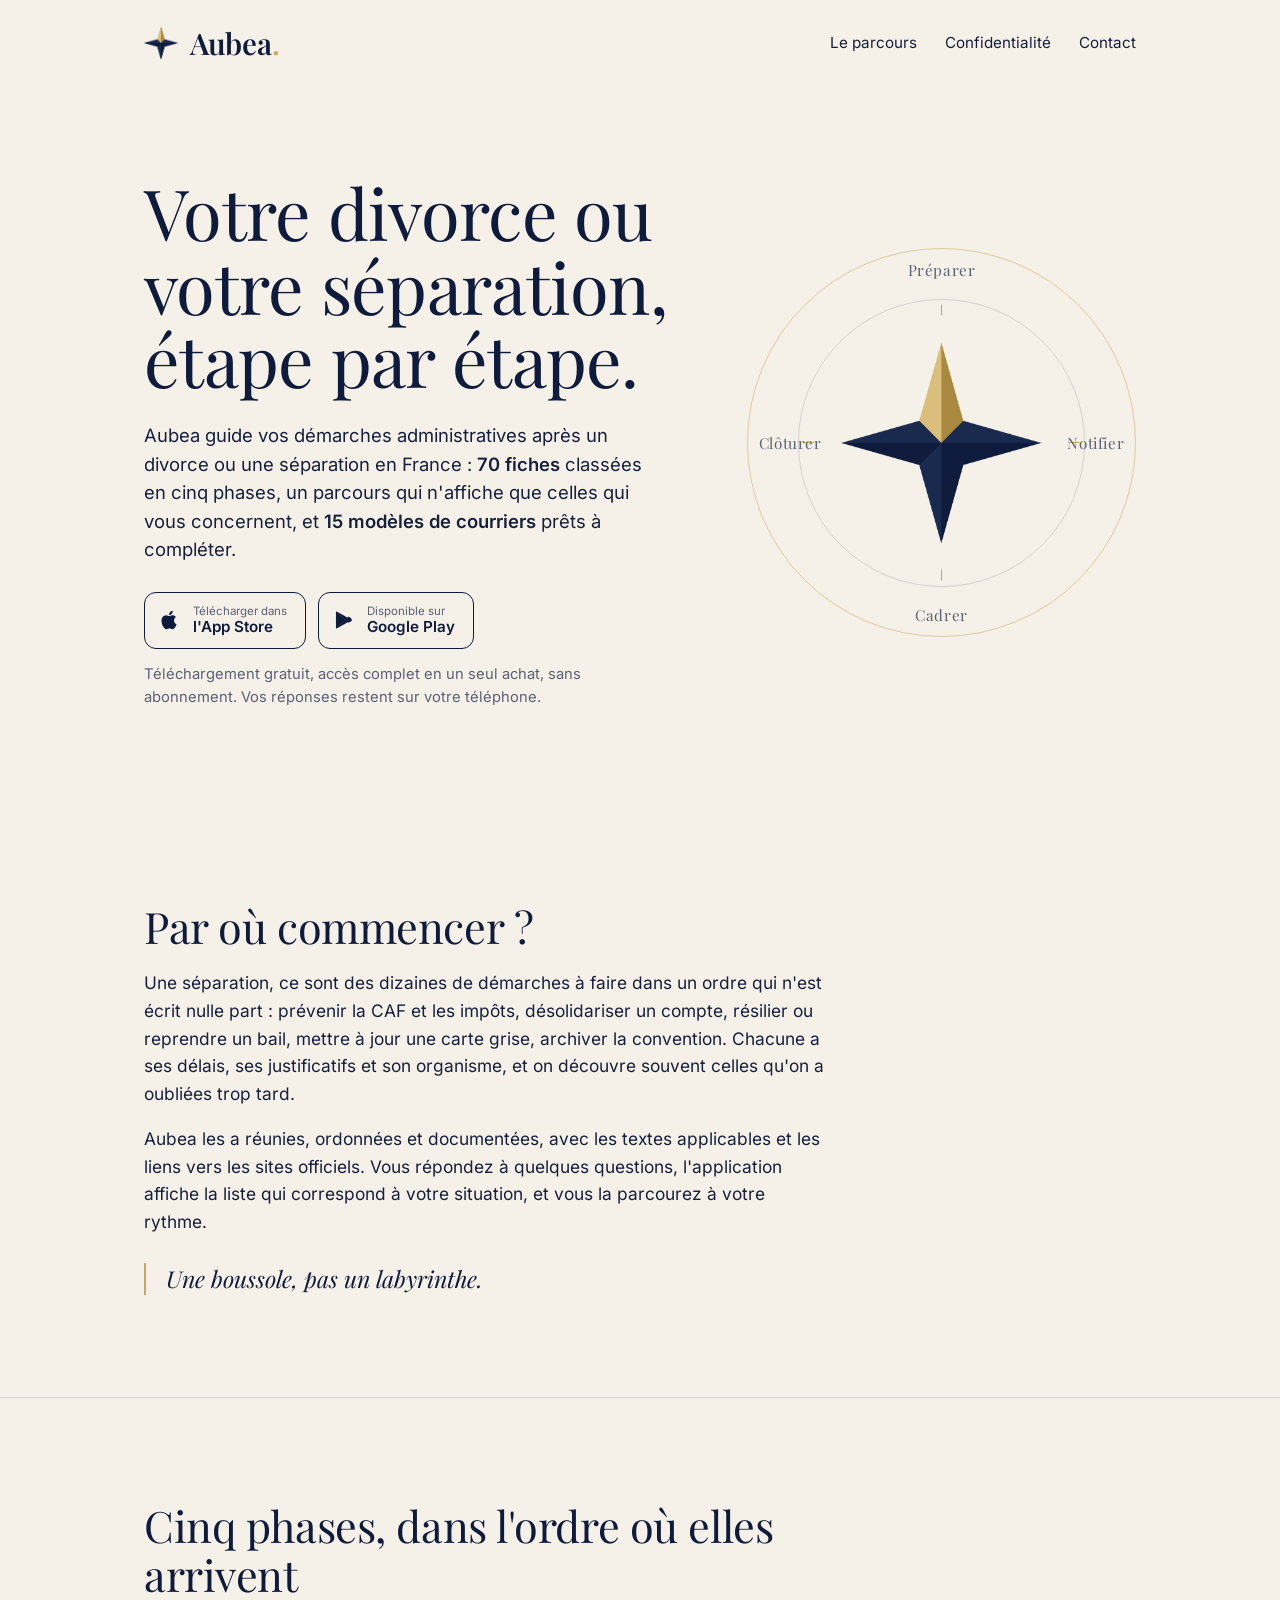
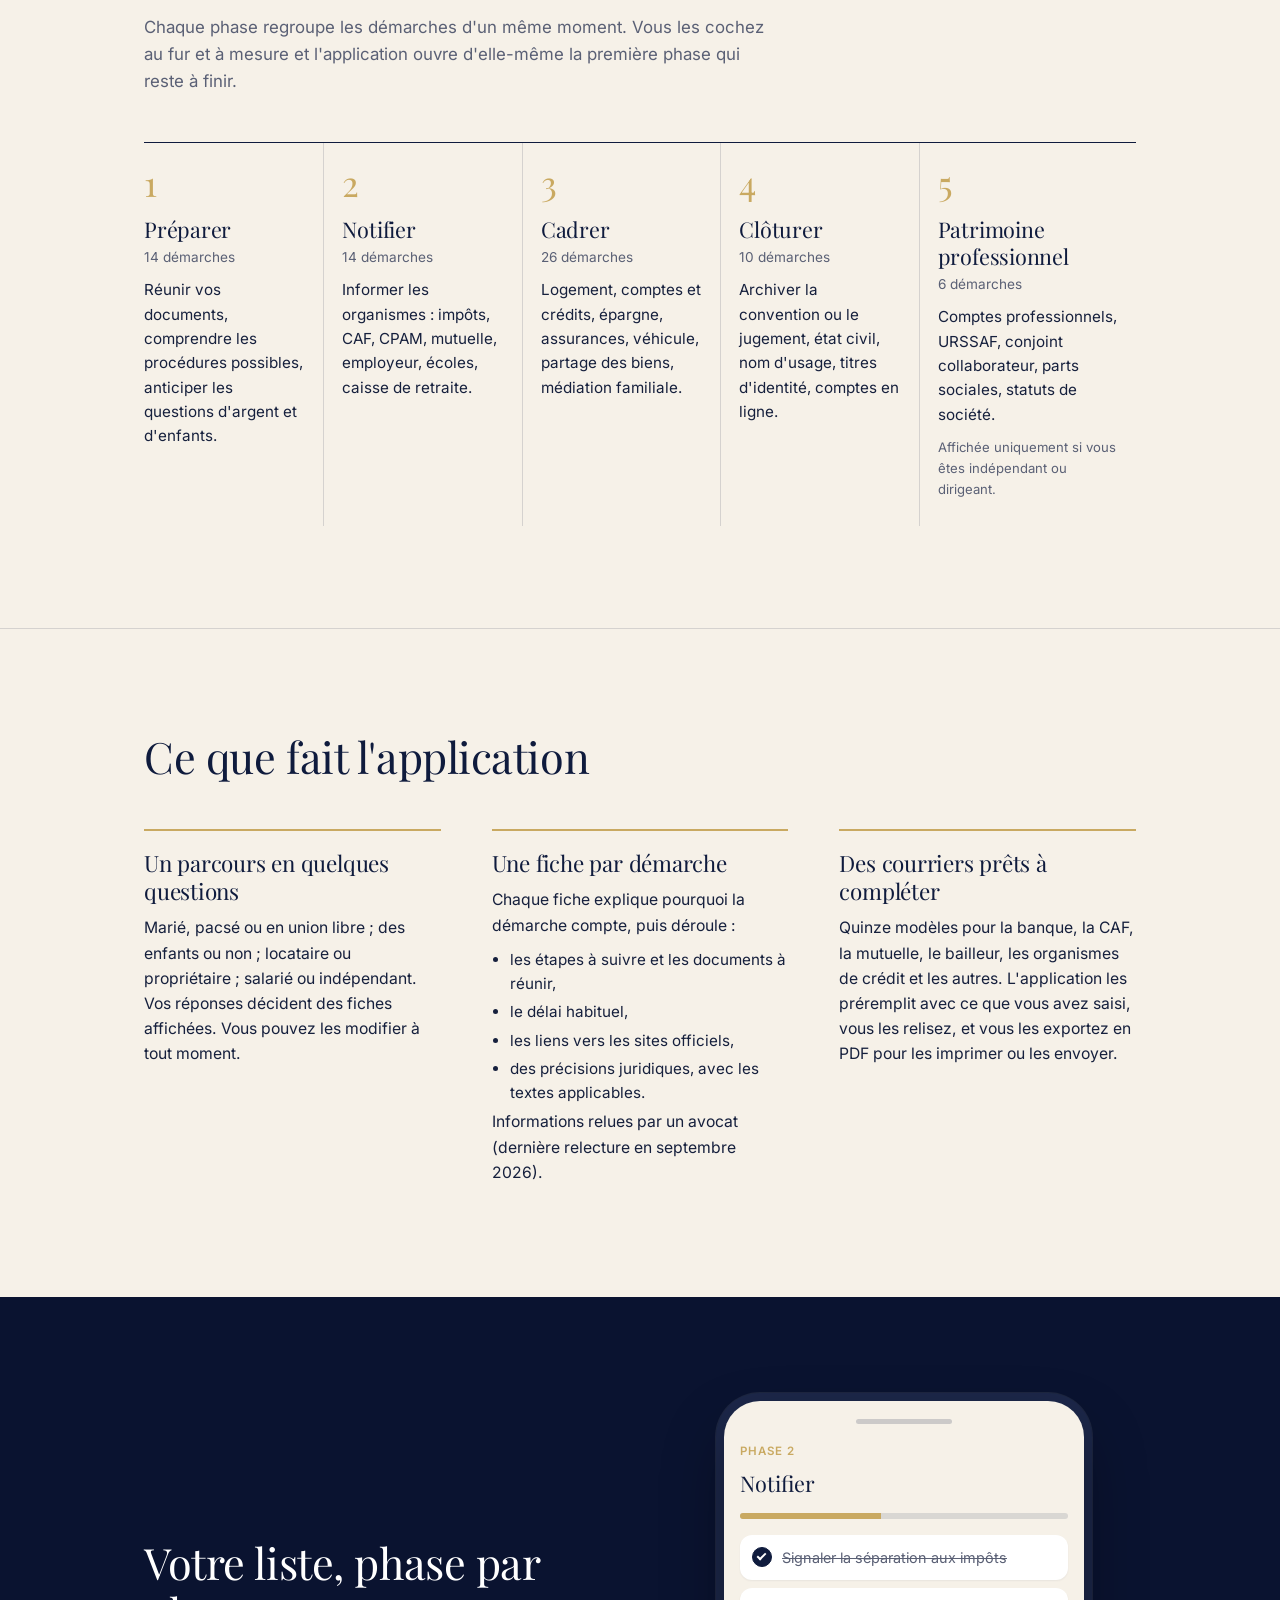
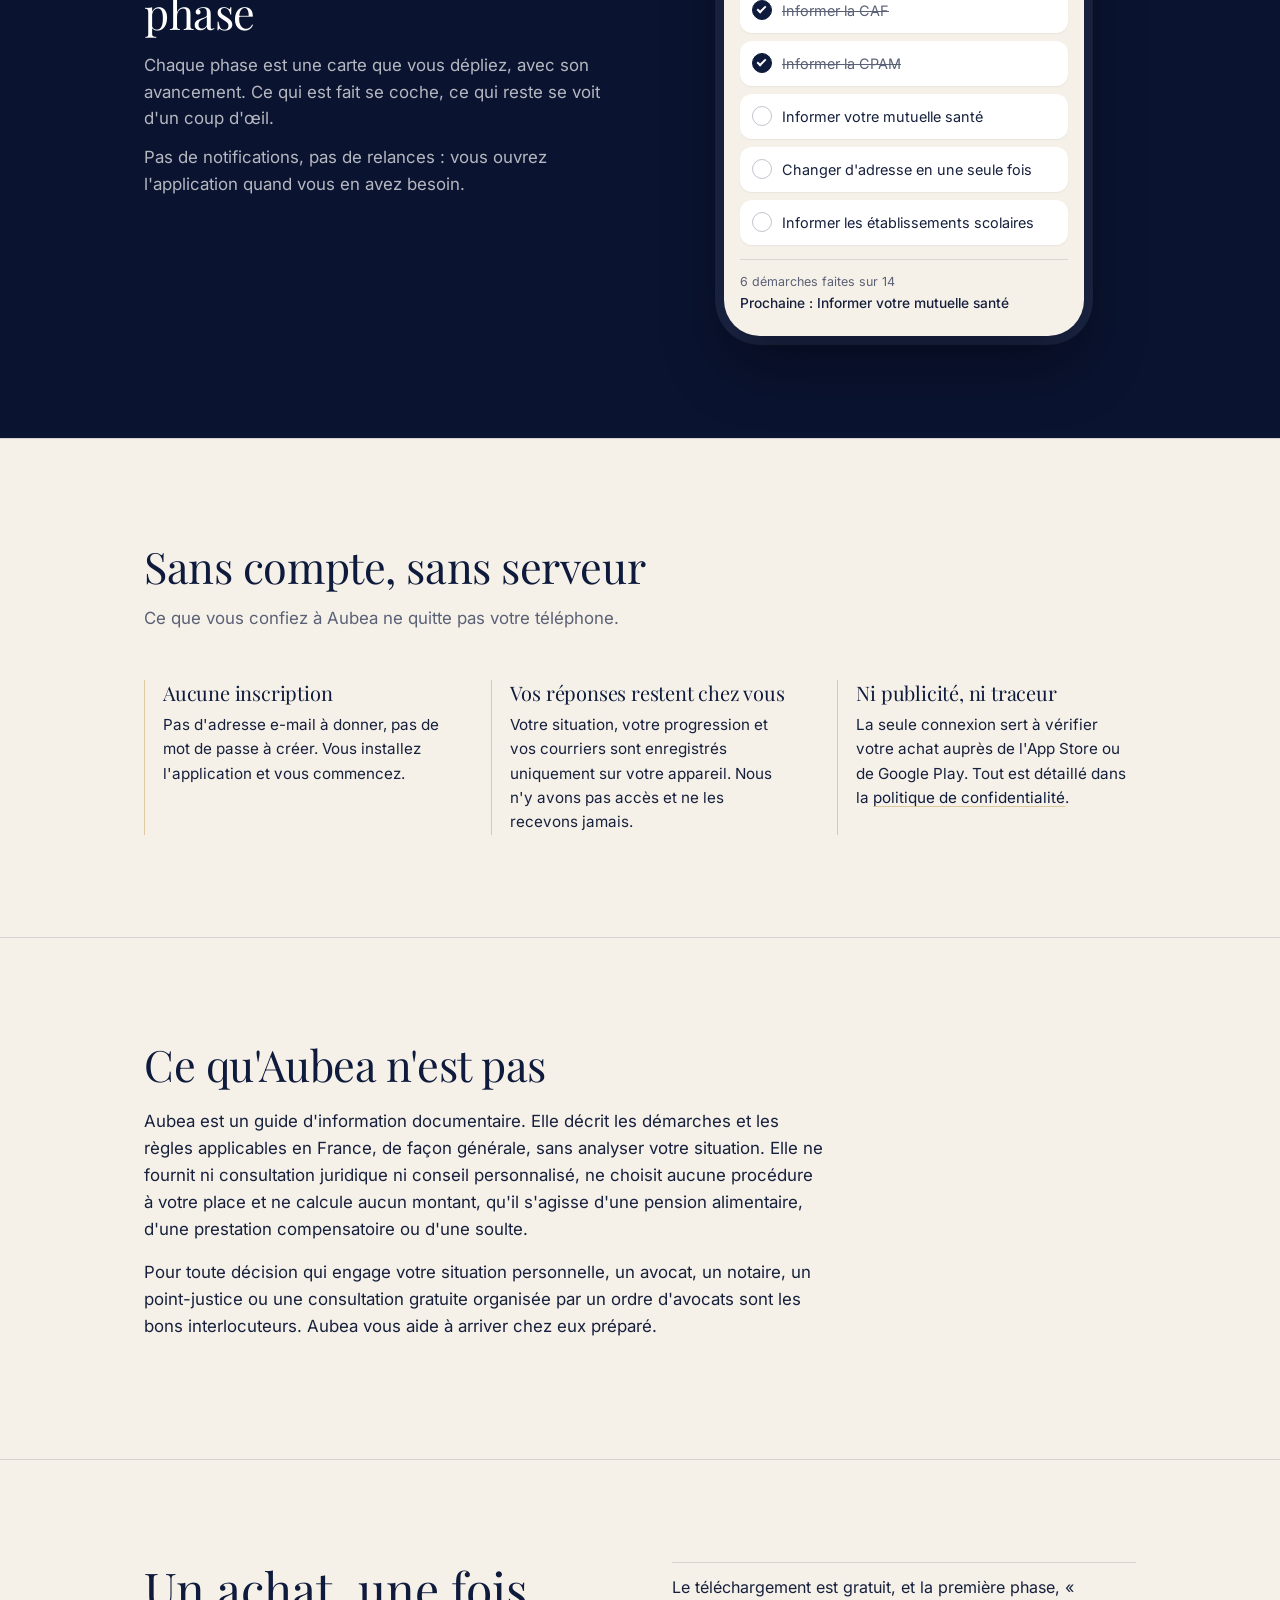
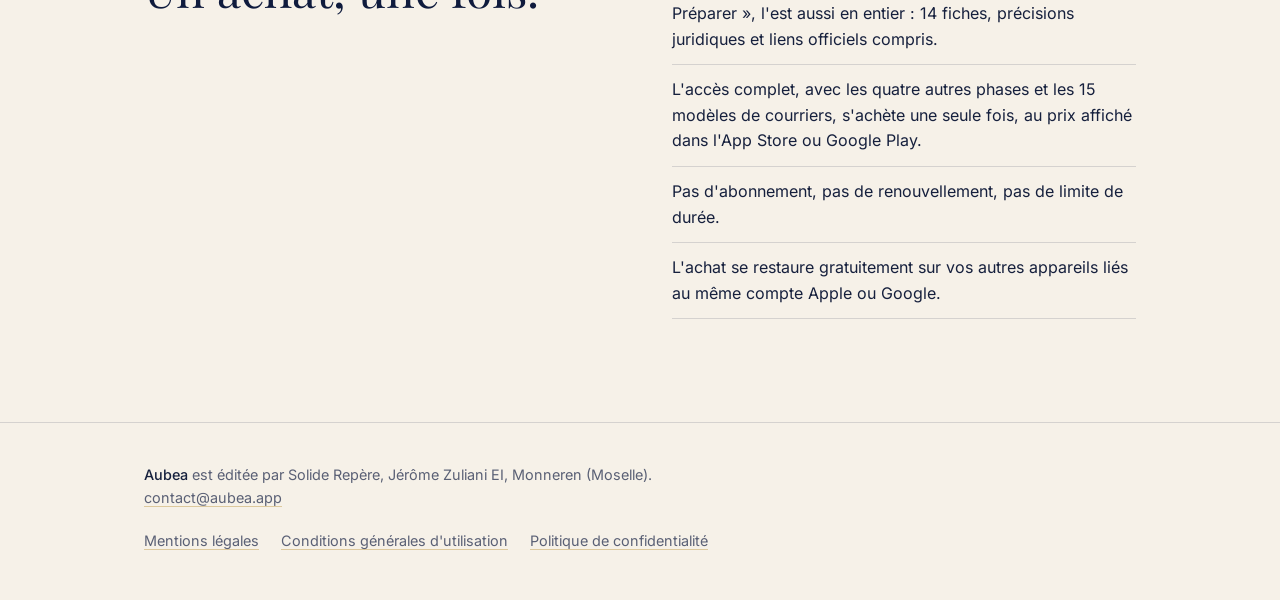
<file: index.html>
<!doctype html>
<html lang="fr">
<head>
  <meta charset="utf-8">
  <meta name="viewport" content="width=device-width, initial-scale=1">
  <title>Aubea – Divorce et séparation : vos démarches, étape par étape</title>
  <meta name="description" content="Aubea est une application mobile qui guide vos démarches administratives après un divorce ou une séparation en France : 70 fiches en cinq phases, un parcours adapté à votre situation, 15 modèles de courriers. Sans compte, sans serveur.">
  <link rel="canonical" href="https://aubea.app/">
  <link rel="icon" href="/favicon.ico" sizes="any">
  <link rel="icon" href="/images/favicon.png" type="image/png" sizes="192x192">
  <link rel="apple-touch-icon" href="/images/apple-touch-icon.png">
  <meta property="og:title" content="Aubea – Divorce et séparation : vos démarches, étape par étape">
  <meta property="og:description" content="70 fiches, cinq phases, 15 modèles de courriers. Vos réponses restent sur votre téléphone.">
  <meta property="og:url" content="https://aubea.app/">
  <meta property="og:image" content="https://aubea.app/images/apple-touch-icon.png">
  <meta name="theme-color" content="#0F1B3D">
  <link rel="stylesheet" href="style.css">
</head>
<body>

<header class="site-header">
  <div class="wrap">
    <a class="brand" href="/" aria-label="Aubea, accueil"><img src="images/rose.png" alt=""><span>Aubea</span></a>
    <nav class="site-nav" aria-label="Navigation principale">
      <a href="#parcours">Le parcours</a>
      <a href="#confidentialite">Confidentialité</a>
      <a href="mailto:contact@aubea.app">Contact</a>
    </nav>
  </div>
</header>

<main>

<section class="hero">
  <div class="wrap">
    <div class="hero-copy">
      <h1>Votre divorce ou votre séparation, étape par étape.</h1>
      <p class="lead">Aubea guide vos démarches administratives après un divorce ou une séparation en France : <strong>70 fiches</strong> classées en cinq phases, un parcours qui n'affiche que celles qui vous concernent, et <strong>15 modèles de courriers</strong> prêts à compléter.</p>
      <div class="store-row">
        <a class="store" href="https://apps.apple.com/fr/app/id6779103468" target="_blank" rel="noopener">
          <svg viewBox="0 0 24 24" aria-hidden="true"><path fill="currentColor" d="M16.4 12.6c0-2.5 2-3.7 2.1-3.8-1.2-1.7-3-1.9-3.6-2-1.5-.2-3 .9-3.8.9-.8 0-2-.9-3.3-.9-1.7 0-3.3 1-4.2 2.5-1.8 3.1-.5 7.7 1.3 10.2.9 1.2 1.9 2.6 3.2 2.6 1.3-.1 1.8-.8 3.3-.8s2 .8 3.3.8c1.4 0 2.3-1.3 3.1-2.5 1-1.4 1.4-2.8 1.4-2.9 0 0-2.8-1.1-2.8-4.1zM14 5.2c.7-.8 1.1-2 1-3.2-1 0-2.2.7-2.9 1.5-.6.7-1.2 1.9-1 3.1 1.1.1 2.2-.6 2.9-1.4z"/></svg>
          <span><small>Télécharger dans</small><b>l'App Store</b></span>
        </a>
        <a class="store" href="https://play.google.com/store/apps/details?id=com.aubea" target="_blank" rel="noopener">
          <svg viewBox="0 0 24 24" aria-hidden="true"><path fill="currentColor" d="M3.6 2.4c-.3.3-.4.7-.4 1.2v16.8c0 .5.1.9.4 1.2l9.3-9.6-9.3-9.6zm10.4 10.7 3-3.1L5.6 3.5c-.4-.2-.8-.3-1.1-.2l9.5 9.8zm0-2.2L4.5 20.7c.3.1.7 0 1.1-.2L17 14l-3-3.1zm5.9-.9-3-1.7-3.3 3.4 3.3 3.4 3-1.7c1-.6 1-1.9 0-2.4z"/></svg>
          <span><small>Disponible sur</small><b>Google Play</b></span>
        </a>
      </div>
      <p class="hero-note">Téléchargement gratuit, accès complet en un seul achat, sans abonnement. Vos réponses restent sur votre téléphone.</p>
    </div>

    <div class="compass" aria-hidden="true">
      <div class="ring"></div>
      <div class="ticks"></div>
      <div class="ring inner"></div>
      <span class="pt n">Préparer</span>
      <span class="pt e">Notifier</span>
      <span class="pt s">Cadrer</span>
      <span class="pt w">Clôturer</span>
      <img src="images/rose.png" alt="">
    </div>
  </div>
</section>

<section class="section" id="commencer">
  <div class="wrap">
   <div class="prose">
    <h2>Par où commencer ?</h2>
    <p>Une séparation, ce sont des dizaines de démarches à faire dans un ordre qui n'est écrit nulle part : prévenir la CAF et les impôts, désolidariser un compte, résilier ou reprendre un bail, mettre à jour une carte grise, archiver la convention. Chacune a ses délais, ses justificatifs et son organisme, et on découvre souvent celles qu'on a oubliées trop tard.</p>
    <p>Aubea les a réunies, ordonnées et documentées, avec les textes applicables et les liens vers les sites officiels. Vous répondez à quelques questions, l'application affiche la liste qui correspond à votre situation, et vous la parcourez à votre rythme.</p>
    <p class="pull">Une boussole, pas un labyrinthe.</p>
   </div>
  </div>
</section>

<section class="section" id="parcours">
  <div class="wrap">
    <div class="section-head">
      <h2>Cinq phases, dans l'ordre où elles arrivent</h2>
      <p>Chaque phase regroupe les démarches d'un même moment. Vous les cochez au fur et à mesure et l'application ouvre d'elle-même la première phase qui reste à finir.</p>
    </div>
    <ol class="phases">
      <li><span class="num">1</span><h3>Préparer</h3><div class="count">14 démarches</div><p>Réunir vos documents, comprendre les procédures possibles, anticiper les questions d'argent et d'enfants.</p></li>
      <li><span class="num">2</span><h3>Notifier</h3><div class="count">14 démarches</div><p>Informer les organismes : impôts, CAF, CPAM, mutuelle, employeur, écoles, caisse de retraite.</p></li>
      <li><span class="num">3</span><h3>Cadrer</h3><div class="count">26 démarches</div><p>Logement, comptes et crédits, épargne, assurances, véhicule, partage des biens, médiation familiale.</p></li>
      <li><span class="num">4</span><h3>Clôturer</h3><div class="count">10 démarches</div><p>Archiver la convention ou le jugement, état civil, nom d'usage, titres d'identité, comptes en ligne.</p></li>
      <li><span class="num">5</span><h3>Patrimoine professionnel</h3><div class="count">6 démarches</div><p>Comptes professionnels, URSSAF, conjoint collaborateur, parts sociales, statuts de société.</p><div class="opt">Affichée uniquement si vous êtes indépendant ou dirigeant.</div></li>
    </ol>
  </div>
</section>

<section class="section" id="comment">
  <div class="wrap">
    <div class="section-head">
      <h2>Ce que fait l'application</h2>
    </div>
    <div class="how">
      <div>
        <h3>Un parcours en quelques questions</h3>
        <p>Marié, pacsé ou en union libre ; des enfants ou non ; locataire ou propriétaire ; salarié ou indépendant. Vos réponses décident des fiches affichées. Vous pouvez les modifier à tout moment.</p>
      </div>
      <div>
        <h3>Une fiche par démarche</h3>
        <p>Chaque fiche explique pourquoi la démarche compte, puis déroule :</p>
        <ul>
          <li>les étapes à suivre et les documents à réunir,</li>
          <li>le délai habituel,</li>
          <li>les liens vers les sites officiels,</li>
          <li>des précisions juridiques, avec les textes applicables.</li>
        </ul>
        <p>Informations relues par un avocat (dernière relecture en septembre 2026).</p>
      </div>
      <div>
        <h3>Des courriers prêts à compléter</h3>
        <p>Quinze modèles pour la banque, la CAF, la mutuelle, le bailleur, les organismes de crédit et les autres. L'application les préremplit avec ce que vous avez saisi, vous les relisez, et vous les exportez en PDF pour les imprimer ou les envoyer.</p>
      </div>
    </div>
  </div>
</section>

<section class="section dark" id="apercu">
  <div class="wrap preview">
    <div class="section-head">
      <h2>Votre liste, phase par phase</h2>
      <p>Chaque phase est une carte que vous dépliez, avec son avancement. Ce qui est fait se coche, ce qui reste se voit d'un coup d'œil.</p>
      <p>Pas de notifications, pas de relances : vous ouvrez l'application quand vous en avez besoin.</p>
    </div>
    <div class="phone" aria-label="Aperçu de l'écran des démarches">
      <div class="bar"></div>
      <div class="kicker">Phase 2</div>
      <div class="ttl">Notifier</div>
      <div class="progress"><i></i></div>
      <ul>
        <li class="done"><span class="chk"></span><span>Signaler la séparation aux impôts</span></li>
        <li class="done"><span class="chk"></span><span>Informer la CAF</span></li>
        <li class="done"><span class="chk"></span><span>Informer la CPAM</span></li>
        <li><span class="chk"></span><span>Informer votre mutuelle santé</span></li>
        <li><span class="chk"></span><span>Changer d'adresse en une seule fois</span></li>
        <li><span class="chk"></span><span>Informer les établissements scolaires</span></li>
      </ul>
      <div class="foot">6 démarches faites sur 14<b>Prochaine : Informer votre mutuelle santé</b></div>
    </div>
  </div>
</section>

<section class="section" id="confidentialite">
  <div class="wrap">
    <div class="section-head">
      <h2>Sans compte, sans serveur</h2>
      <p>Ce que vous confiez à Aubea ne quitte pas votre téléphone.</p>
    </div>
    <div class="facts">
      <div>
        <h3>Aucune inscription</h3>
        <p>Pas d'adresse e-mail à donner, pas de mot de passe à créer. Vous installez l'application et vous commencez.</p>
      </div>
      <div>
        <h3>Vos réponses restent chez vous</h3>
        <p>Votre situation, votre progression et vos courriers sont enregistrés uniquement sur votre appareil. Nous n'y avons pas accès et ne les recevons jamais.</p>
      </div>
      <div>
        <h3>Ni publicité, ni traceur</h3>
        <p>La seule connexion sert à vérifier votre achat auprès de l'App Store ou de Google Play. Tout est détaillé dans la <a href="confidentialite.html">politique de confidentialité</a>.</p>
      </div>
    </div>
  </div>
</section>

<section class="section" id="limites">
  <div class="wrap">
   <div class="limits">
    <h2>Ce qu'Aubea n'est pas</h2>
    <p>Aubea est un guide d'information documentaire. Elle décrit les démarches et les règles applicables en France, de façon générale, sans analyser votre situation. Elle ne fournit ni consultation juridique ni conseil personnalisé, ne choisit aucune procédure à votre place et ne calcule aucun montant, qu'il s'agisse d'une pension alimentaire, d'une prestation compensatoire ou d'une soulte.</p>
    <p>Pour toute décision qui engage votre situation personnelle, un avocat, un notaire, un point-justice ou une consultation gratuite organisée par un ordre d'avocats sont les bons interlocuteurs. Aubea vous aide à arriver chez eux préparé.</p>
   </div>
  </div>
</section>

<section class="section" id="prix">
  <div class="wrap price">
    <div>
      <p class="big">Un achat, une fois.</p>
    </div>
    <ul>
      <li>Le téléchargement est gratuit, et la première phase, « Préparer », l'est aussi en entier : 14 fiches, précisions juridiques et liens officiels compris.</li>
      <li>L'accès complet, avec les quatre autres phases et les 15 modèles de courriers, s'achète une seule fois, au prix affiché dans l'App Store ou Google Play.</li>
      <li>Pas d'abonnement, pas de renouvellement, pas de limite de durée.</li>
      <li>L'achat se restaure gratuitement sur vos autres appareils liés au même compte Apple ou Google.</li>
    </ul>
  </div>
</section>

</main>

<footer class="site-footer">
  <div class="wrap">
    <div class="who">
      <b>Aubea</b> est éditée par Solide Repère, Jérôme Zuliani EI, Monneren (Moselle).<br>
      <a href="mailto:contact@aubea.app">contact@aubea.app</a>
    </div>
    <nav aria-label="Informations légales">
      <a href="mentions-legales.html">Mentions légales</a>
      <a href="cgu.html">Conditions générales d'utilisation</a>
      <a href="confidentialite.html">Politique de confidentialité</a>
    </nav>
  </div>
</footer>

</body>
</html>
</file>
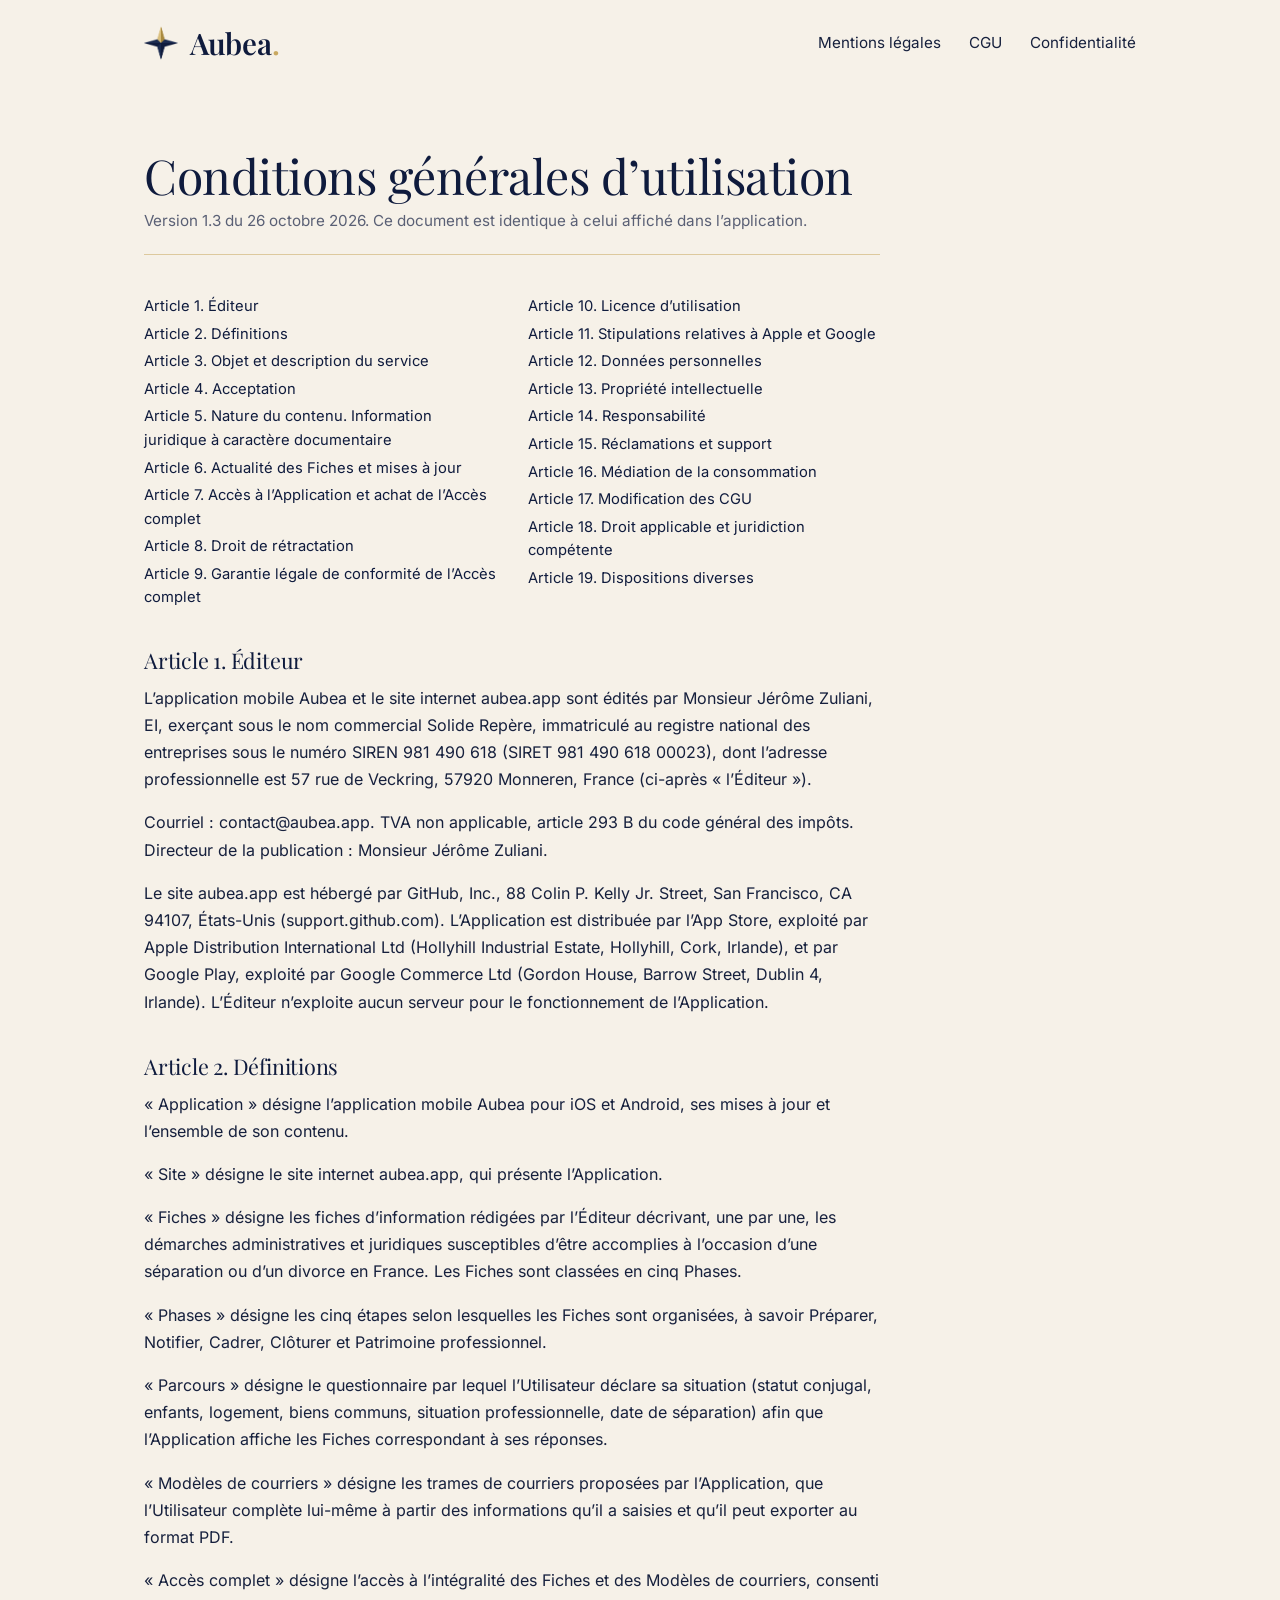
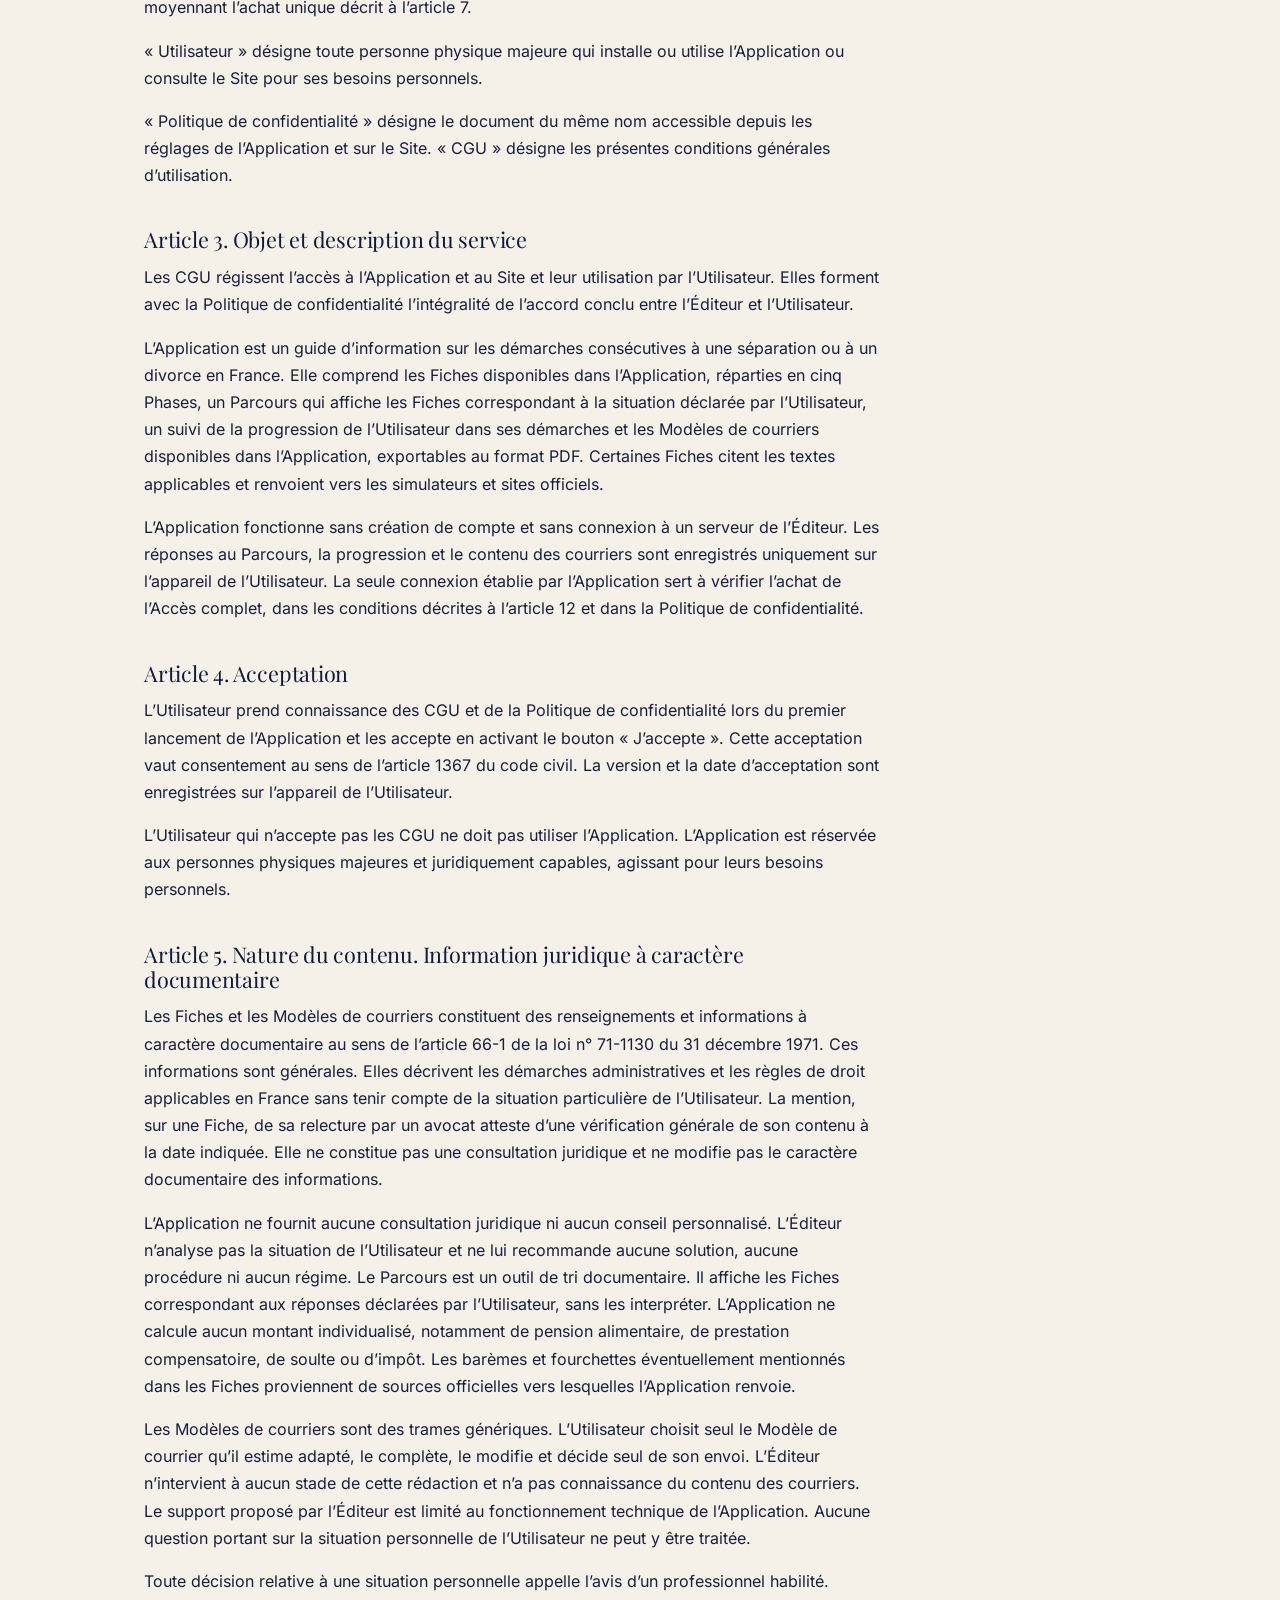
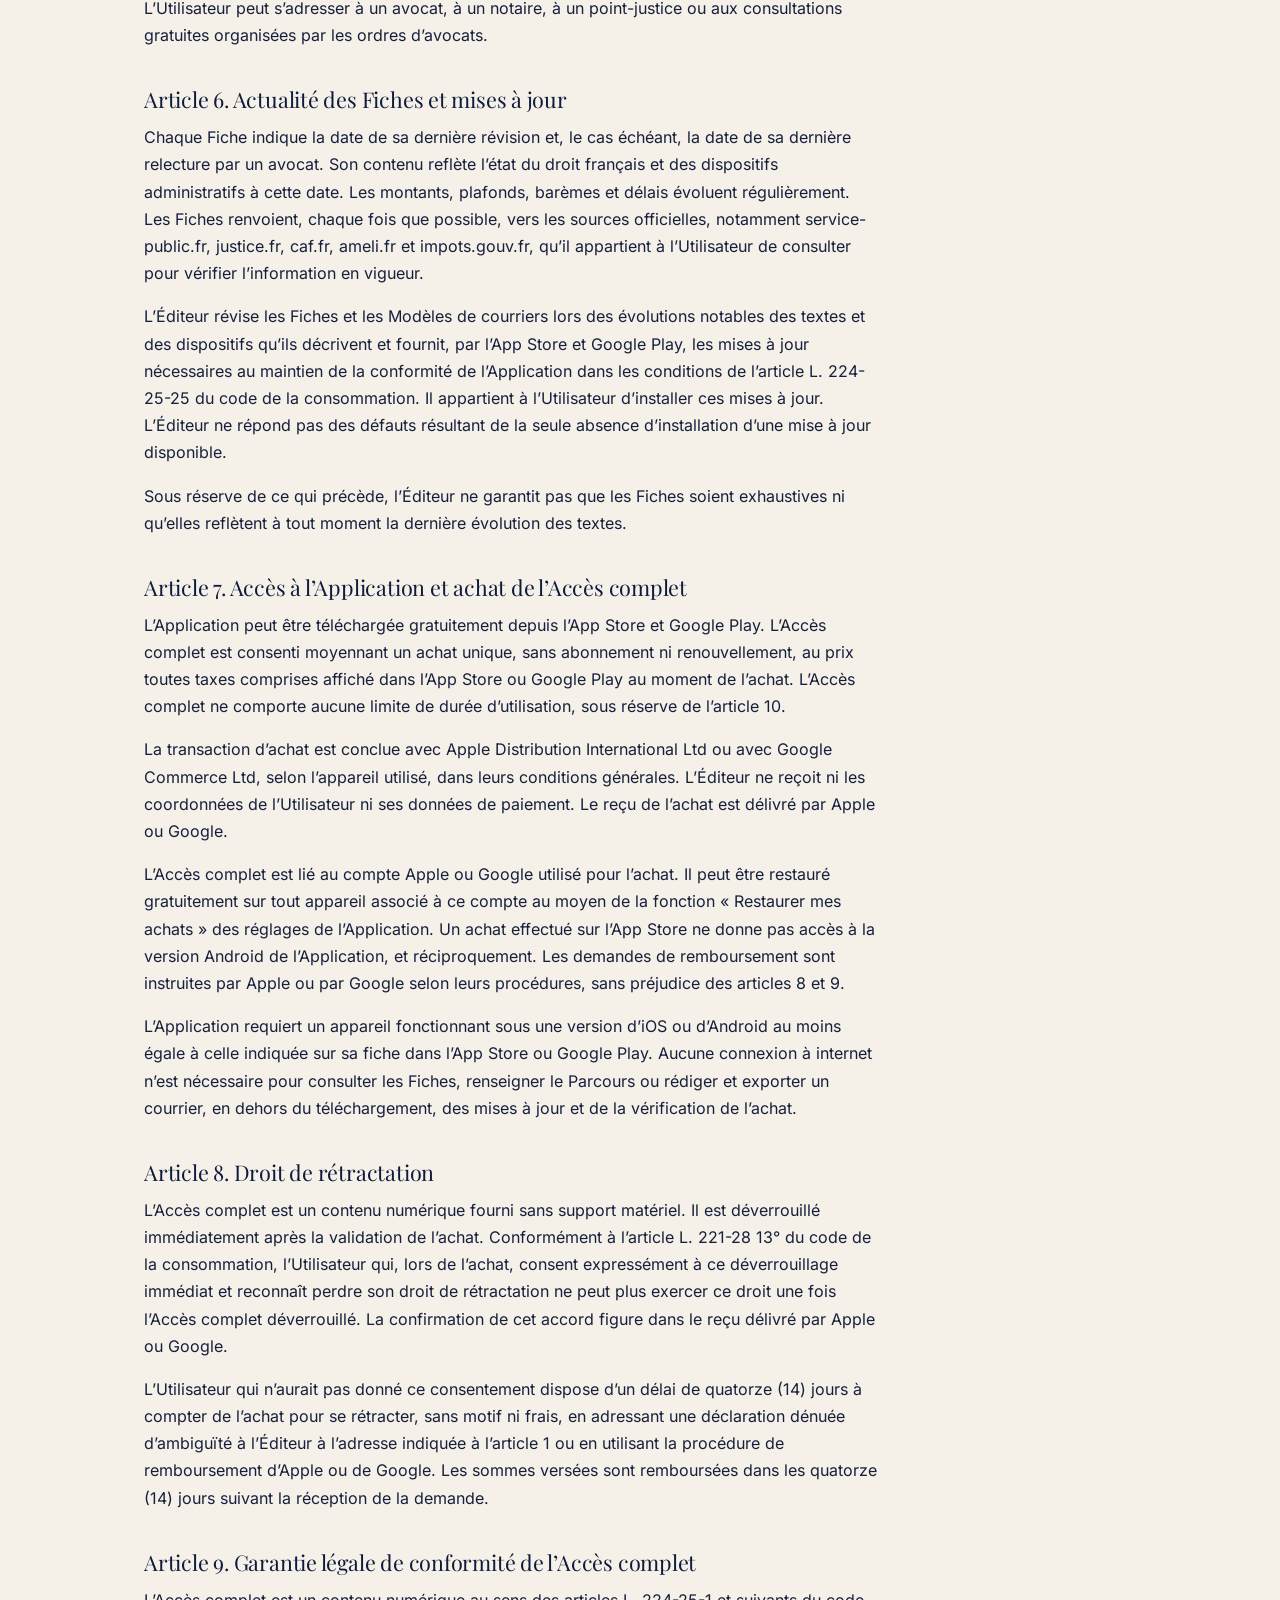
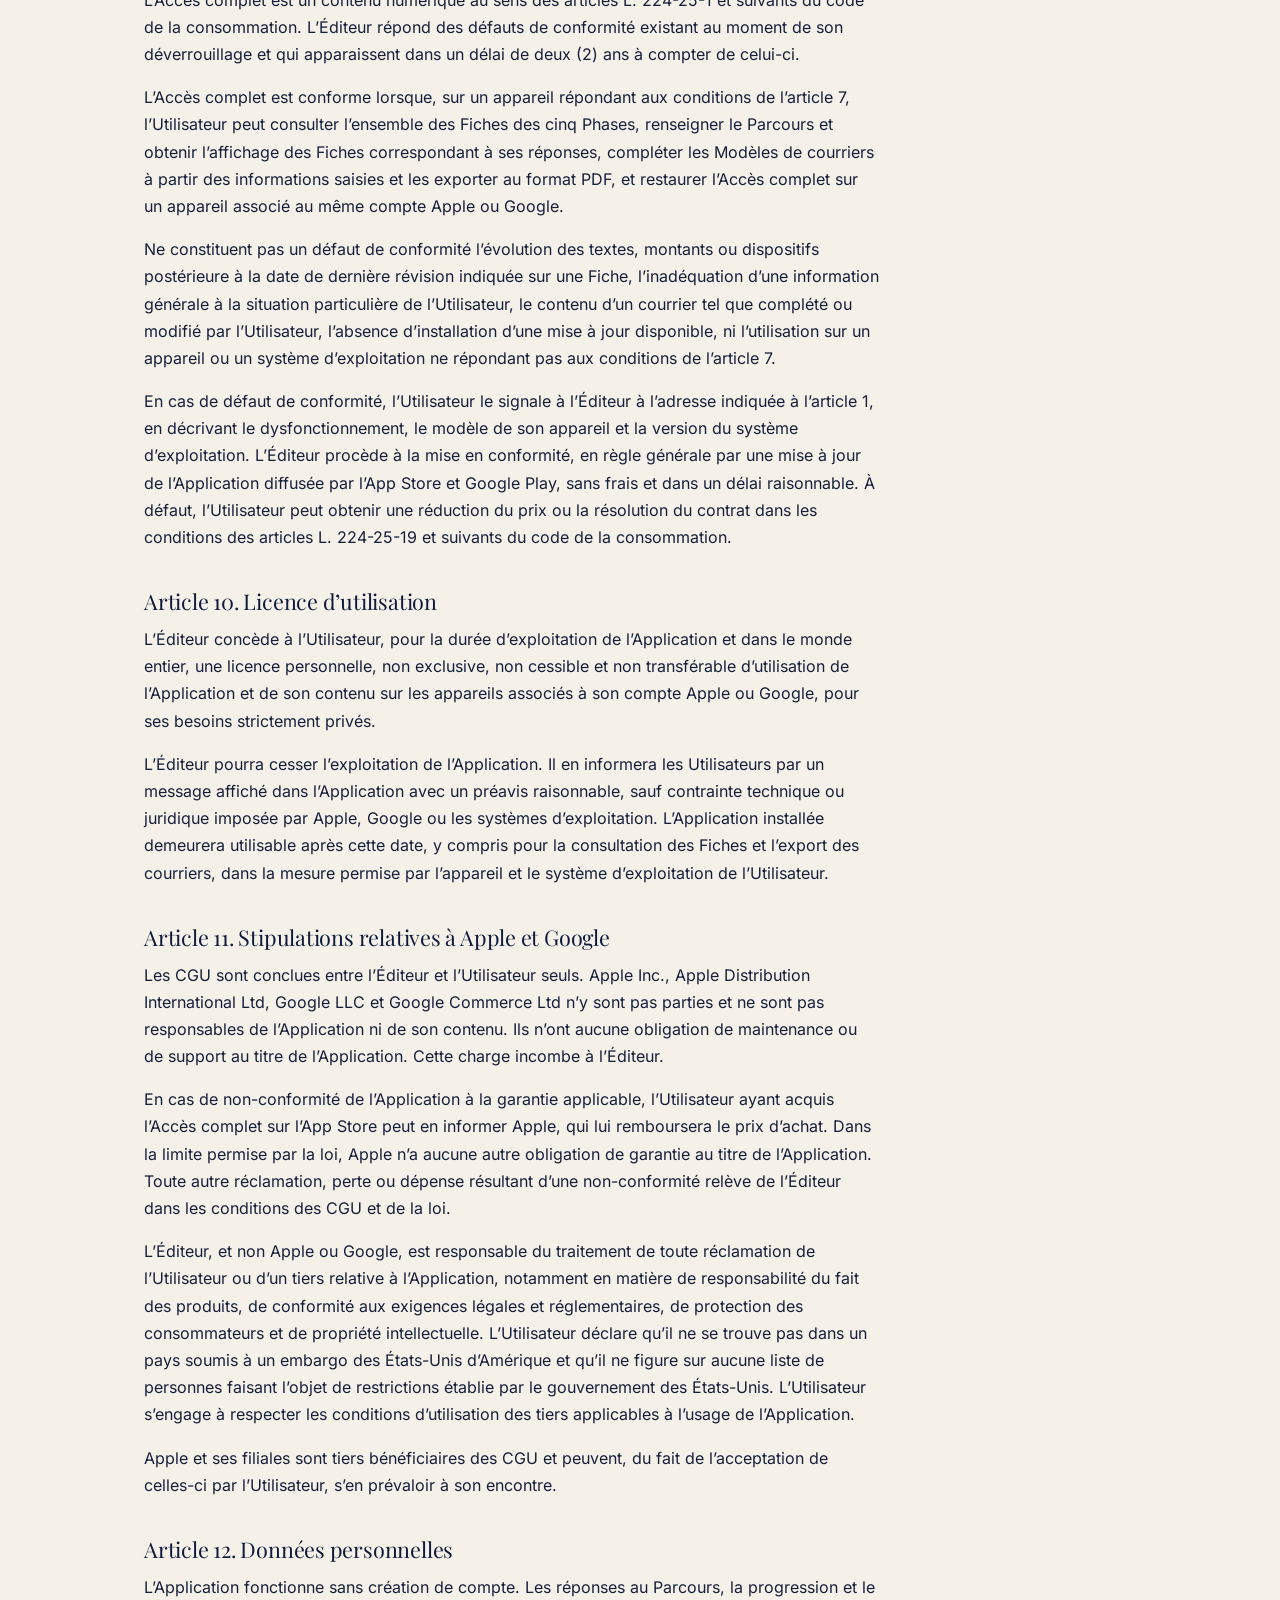
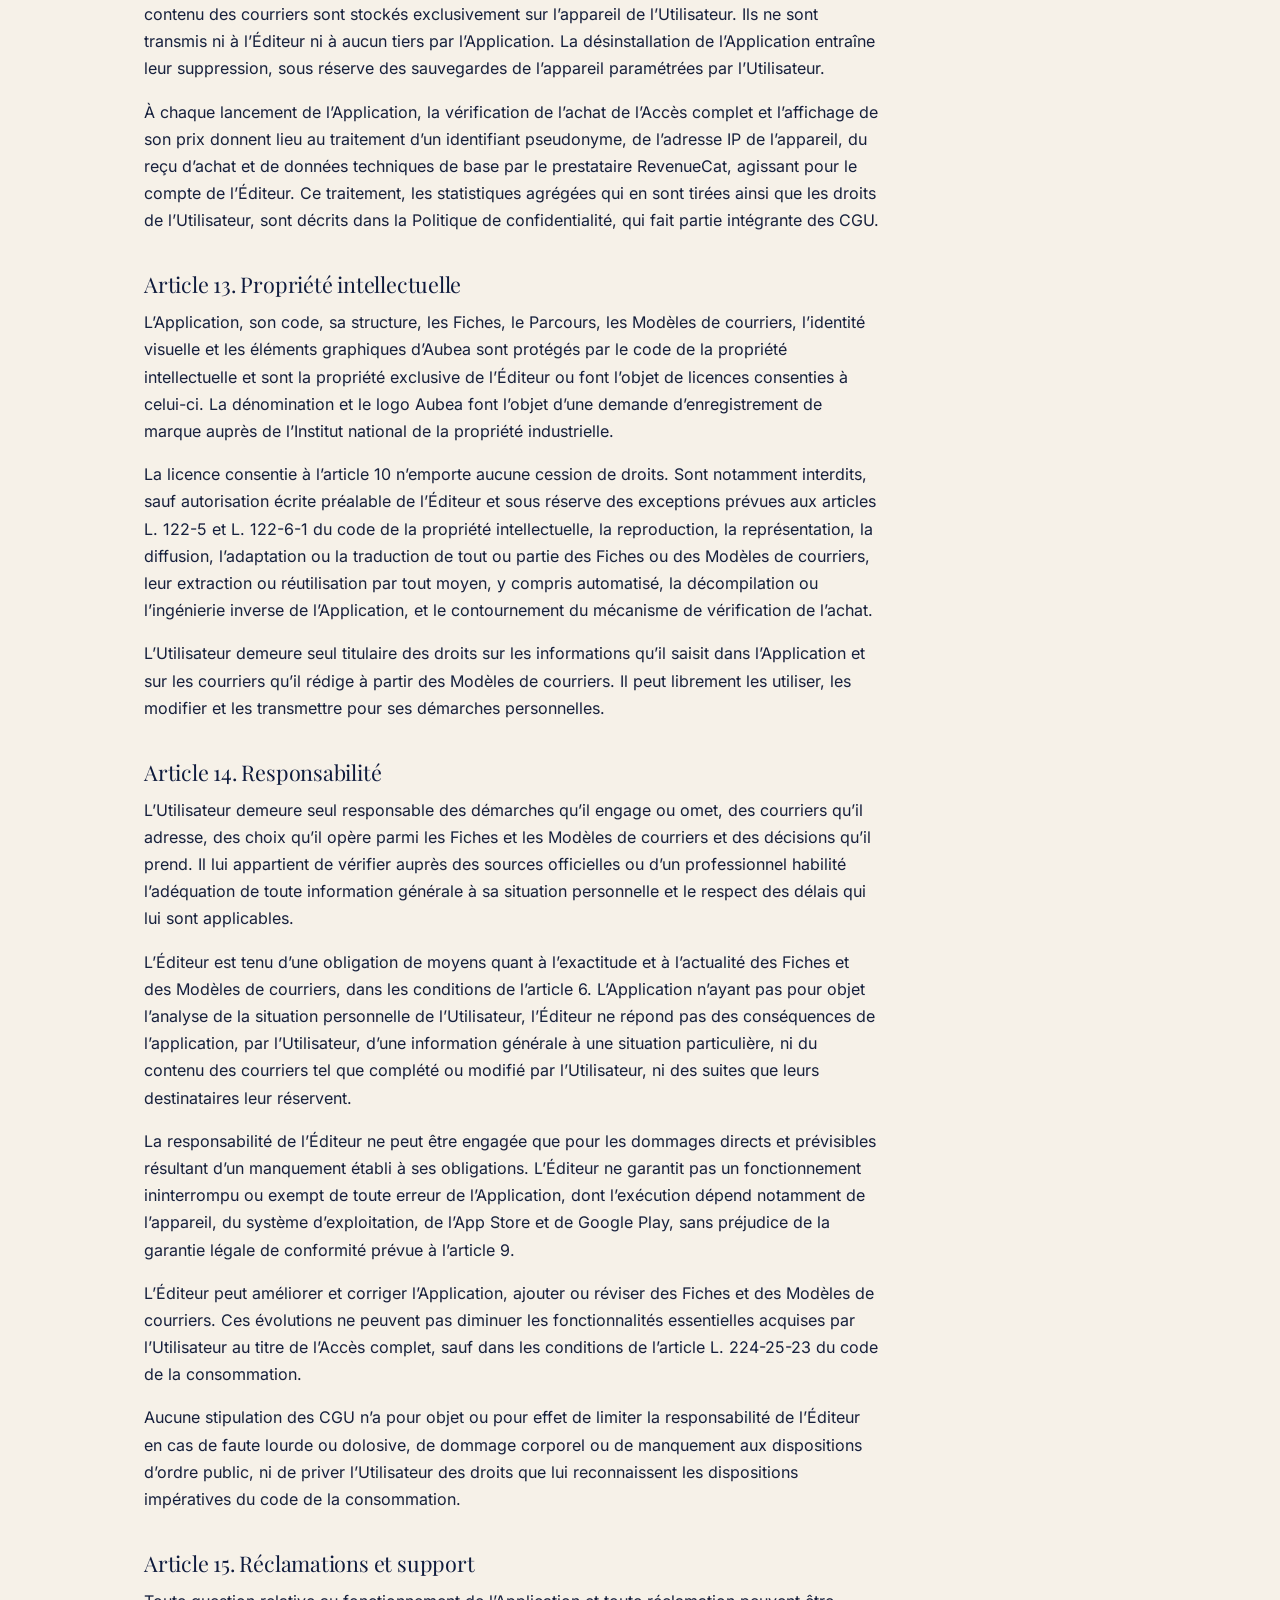
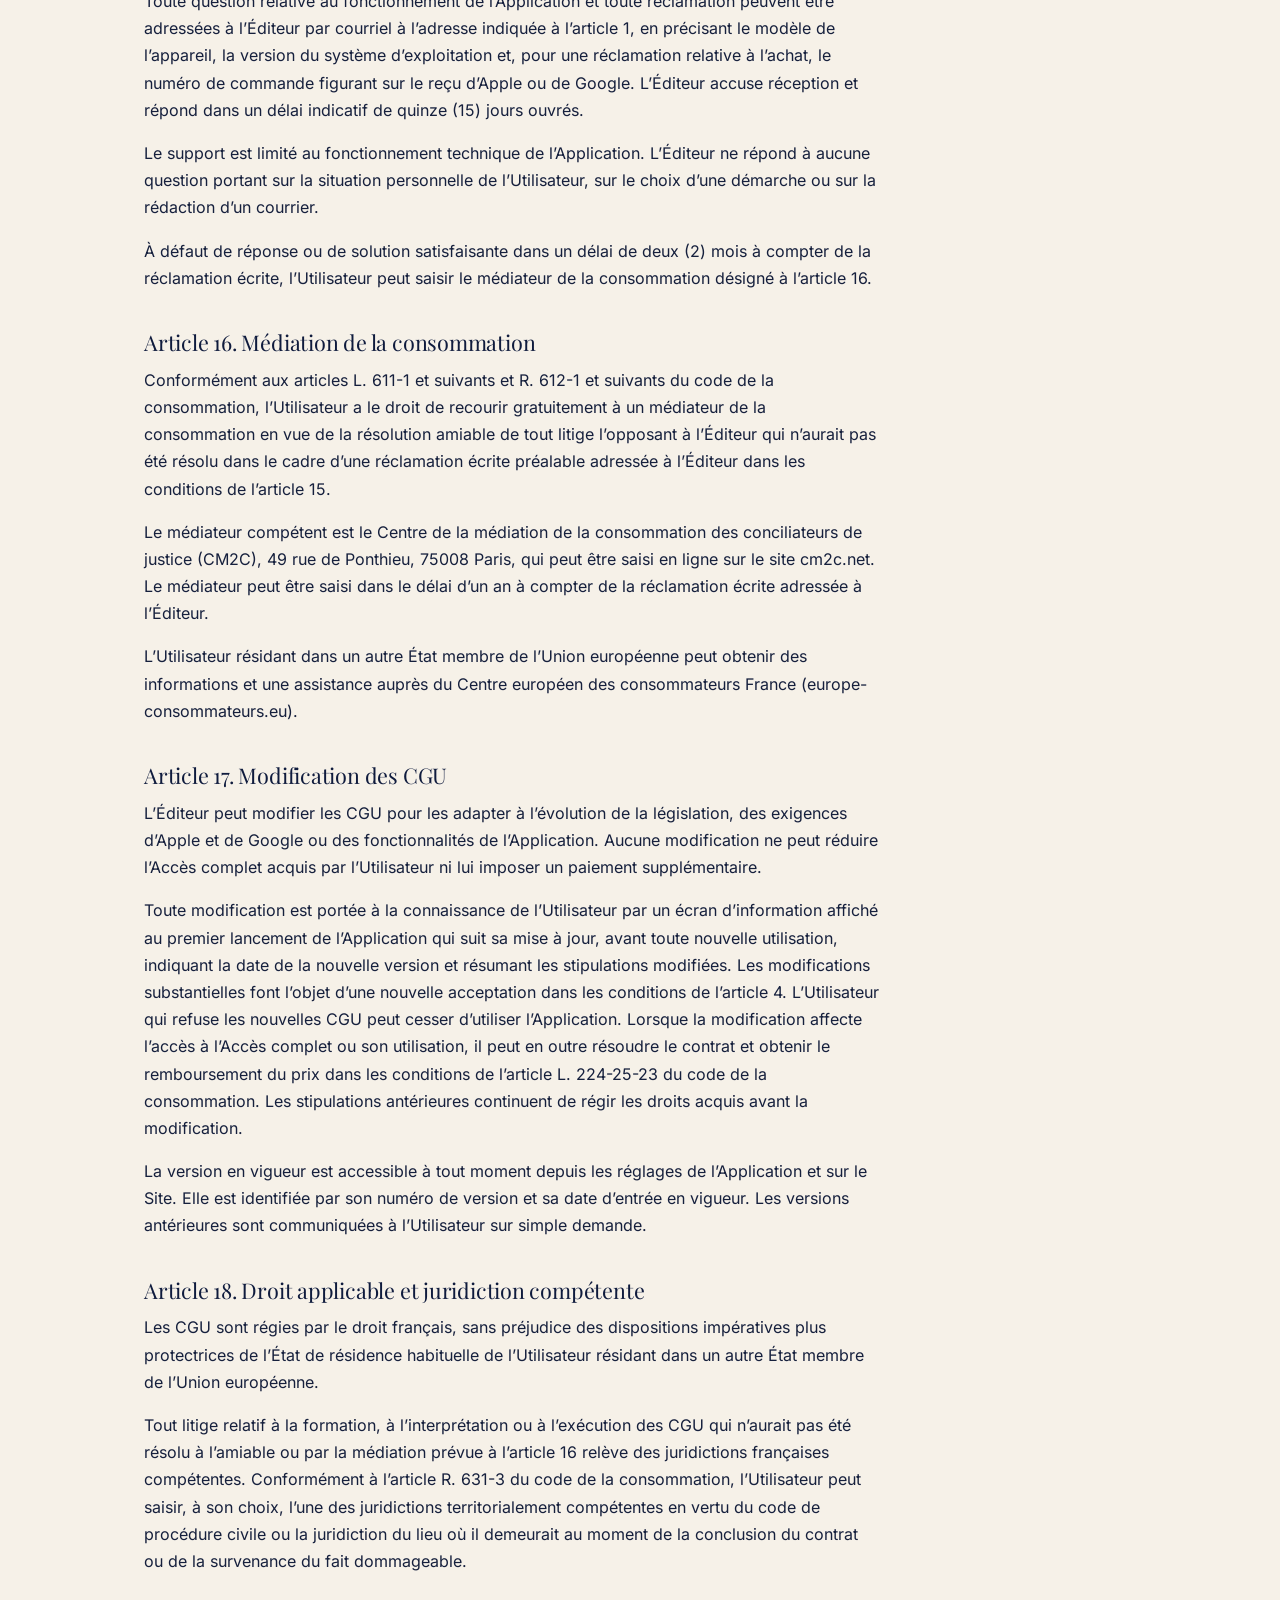
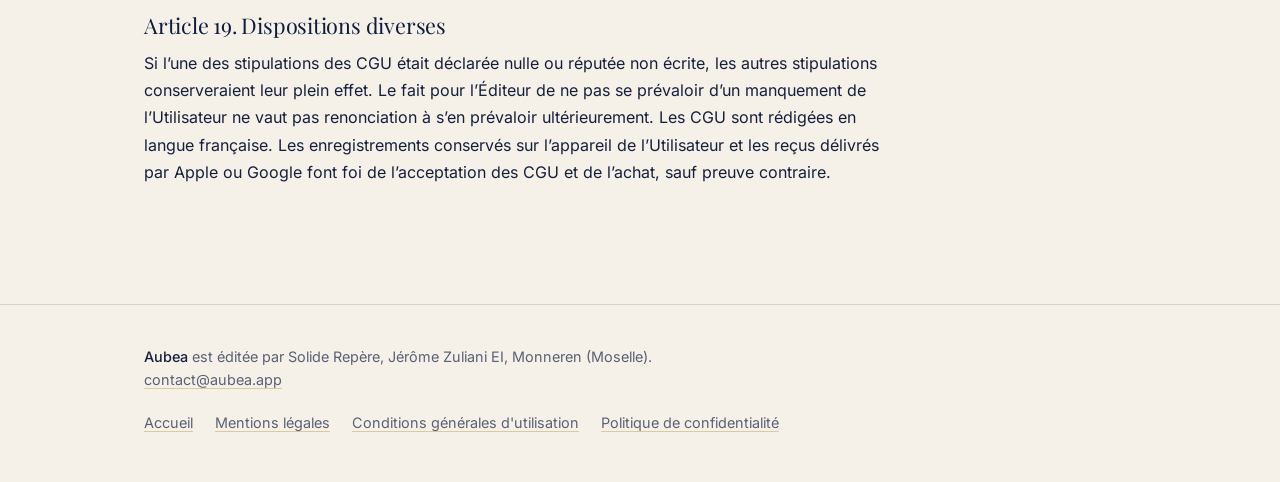
<file: cgu.html>
<!doctype html>
<html lang="fr">
<head>
  <meta charset="utf-8">
  <meta name="viewport" content="width=device-width, initial-scale=1">
  <title>Conditions générales d'utilisation — Aubea</title>
  <meta name="description" content="Conditions générales d'utilisation de l'application mobile Aubea et du site aubea.app.">
  <link rel="icon" href="/favicon.ico" sizes="any">
  <link rel="icon" href="/images/favicon.png" type="image/png" sizes="192x192">
  <link rel="apple-touch-icon" href="/images/apple-touch-icon.png">
  <meta name="theme-color" content="#0F1B3D">
  <link rel="stylesheet" href="style.css">
</head>
<body>

<header class="site-header">
  <div class="wrap">
    <a class="brand" href="/" aria-label="Aubea, accueil"><img src="images/rose.png" alt=""><span>Aubea</span></a>
    <nav class="site-nav" aria-label="Informations légales">
      <a href="mentions-legales.html">Mentions légales</a>
      <a href="cgu.html">CGU</a>
      <a href="confidentialite.html">Confidentialité</a>
    </nav>
  </div>
</header>

<main class="legal">
  <div class="wrap">
    <article class="doc">
<h1>Conditions générales d’utilisation</h1>
<p class="version">Version 1.3 du 26 octobre 2026. Ce document est identique à celui affiché dans l’application.</p>
<ul class="toc"><li><a href="#article-1-editeur">Article 1. Éditeur</a></li><li><a href="#article-2-definitions">Article 2. Définitions</a></li><li><a href="#article-3-objet-et-description-du-service">Article 3. Objet et description du service</a></li><li><a href="#article-4-acceptation">Article 4. Acceptation</a></li><li><a href="#article-5-nature-du-contenu-information-juridique-a-caractere-documentaire">Article 5. Nature du contenu. Information juridique à caractère documentaire</a></li><li><a href="#article-6-actualite-des-fiches-et-mises-a-jour">Article 6. Actualité des Fiches et mises à jour</a></li><li><a href="#article-7-acces-a-l-application-et-achat-de-l-acces-complet">Article 7. Accès à l’Application et achat de l’Accès complet</a></li><li><a href="#article-8-droit-de-retractation">Article 8. Droit de rétractation</a></li><li><a href="#article-9-garantie-legale-de-conformite-de-l-acces-complet">Article 9. Garantie légale de conformité de l’Accès complet</a></li><li><a href="#article-10-licence-d-utilisation">Article 10. Licence d’utilisation</a></li><li><a href="#article-11-stipulations-relatives-a-apple-et-google">Article 11. Stipulations relatives à Apple et Google</a></li><li><a href="#article-12-donnees-personnelles">Article 12. Données personnelles</a></li><li><a href="#article-13-propriete-intellectuelle">Article 13. Propriété intellectuelle</a></li><li><a href="#article-14-responsabilite">Article 14. Responsabilité</a></li><li><a href="#article-15-reclamations-et-support">Article 15. Réclamations et support</a></li><li><a href="#article-16-mediation-de-la-consommation">Article 16. Médiation de la consommation</a></li><li><a href="#article-17-modification-des-cgu">Article 17. Modification des CGU</a></li><li><a href="#article-18-droit-applicable-et-juridiction-competente">Article 18. Droit applicable et juridiction compétente</a></li><li><a href="#article-19-dispositions-diverses">Article 19. Dispositions diverses</a></li></ul>

<h2 id="article-1-editeur">Article 1. Éditeur</h2>
<p>L’application mobile Aubea et le site internet aubea.app sont édités par Monsieur Jérôme Zuliani, EI, exerçant sous le nom commercial Solide Repère, immatriculé au registre national des entreprises sous le numéro SIREN 981 490 618 (SIRET 981 490 618 00023), dont l’adresse professionnelle est 57 rue de Veckring, 57920 Monneren, France (ci-après « l’Éditeur »).</p>
<p>Courriel : contact@aubea.app. TVA non applicable, article 293 B du code général des impôts. Directeur de la publication : Monsieur Jérôme Zuliani.</p>
<p>Le site aubea.app est hébergé par GitHub, Inc., 88 Colin P. Kelly Jr. Street, San Francisco, CA 94107, États-Unis (support.github.com). L’Application est distribuée par l’App Store, exploité par Apple Distribution International Ltd (Hollyhill Industrial Estate, Hollyhill, Cork, Irlande), et par Google Play, exploité par Google Commerce Ltd (Gordon House, Barrow Street, Dublin 4, Irlande). L’Éditeur n’exploite aucun serveur pour le fonctionnement de l’Application.</p>

<h2 id="article-2-definitions">Article 2. Définitions</h2>
<p>« Application » désigne l’application mobile Aubea pour iOS et Android, ses mises à jour et l’ensemble de son contenu.</p>
<p>« Site » désigne le site internet aubea.app, qui présente l’Application.</p>
<p>« Fiches » désigne les fiches d’information rédigées par l’Éditeur décrivant, une par une, les démarches administratives et juridiques susceptibles d’être accomplies à l’occasion d’une séparation ou d’un divorce en France. Les Fiches sont classées en cinq Phases.</p>
<p>« Phases » désigne les cinq étapes selon lesquelles les Fiches sont organisées, à savoir Préparer, Notifier, Cadrer, Clôturer et Patrimoine professionnel.</p>
<p>« Parcours » désigne le questionnaire par lequel l’Utilisateur déclare sa situation (statut conjugal, enfants, logement, biens communs, situation professionnelle, date de séparation) afin que l’Application affiche les Fiches correspondant à ses réponses.</p>
<p>« Modèles de courriers » désigne les trames de courriers proposées par l’Application, que l’Utilisateur complète lui-même à partir des informations qu’il a saisies et qu’il peut exporter au format PDF.</p>
<p>« Accès complet » désigne l’accès à l’intégralité des Fiches et des Modèles de courriers, consenti moyennant l’achat unique décrit à l’article 7.</p>
<p>« Utilisateur » désigne toute personne physique majeure qui installe ou utilise l’Application ou consulte le Site pour ses besoins personnels.</p>
<p>« Politique de confidentialité » désigne le document du même nom accessible depuis les réglages de l’Application et sur le Site. « CGU » désigne les présentes conditions générales d’utilisation.</p>

<h2 id="article-3-objet-et-description-du-service">Article 3. Objet et description du service</h2>
<p>Les CGU régissent l’accès à l’Application et au Site et leur utilisation par l’Utilisateur. Elles forment avec la Politique de confidentialité l’intégralité de l’accord conclu entre l’Éditeur et l’Utilisateur.</p>
<p>L’Application est un guide d’information sur les démarches consécutives à une séparation ou à un divorce en France. Elle comprend les Fiches disponibles dans l’Application, réparties en cinq Phases, un Parcours qui affiche les Fiches correspondant à la situation déclarée par l’Utilisateur, un suivi de la progression de l’Utilisateur dans ses démarches et les Modèles de courriers disponibles dans l’Application, exportables au format PDF. Certaines Fiches citent les textes applicables et renvoient vers les simulateurs et sites officiels.</p>
<p>L’Application fonctionne sans création de compte et sans connexion à un serveur de l’Éditeur. Les réponses au Parcours, la progression et le contenu des courriers sont enregistrés uniquement sur l’appareil de l’Utilisateur. La seule connexion établie par l’Application sert à vérifier l’achat de l’Accès complet, dans les conditions décrites à l’article 12 et dans la Politique de confidentialité.</p>

<h2 id="article-4-acceptation">Article 4. Acceptation</h2>
<p>L’Utilisateur prend connaissance des CGU et de la Politique de confidentialité lors du premier lancement de l’Application et les accepte en activant le bouton « J’accepte ». Cette acceptation vaut consentement au sens de l’article 1367 du code civil. La version et la date d’acceptation sont enregistrées sur l’appareil de l’Utilisateur.</p>
<p>L’Utilisateur qui n’accepte pas les CGU ne doit pas utiliser l’Application. L’Application est réservée aux personnes physiques majeures et juridiquement capables, agissant pour leurs besoins personnels.</p>

<h2 id="article-5-nature-du-contenu-information-juridique-a-caractere-documentaire">Article 5. Nature du contenu. Information juridique à caractère documentaire</h2>
<p>Les Fiches et les Modèles de courriers constituent des renseignements et informations à caractère documentaire au sens de l’article 66-1 de la loi n° 71-1130 du 31 décembre 1971. Ces informations sont générales. Elles décrivent les démarches administratives et les règles de droit applicables en France sans tenir compte de la situation particulière de l’Utilisateur. La mention, sur une Fiche, de sa relecture par un avocat atteste d’une vérification générale de son contenu à la date indiquée. Elle ne constitue pas une consultation juridique et ne modifie pas le caractère documentaire des informations.</p>
<p>L’Application ne fournit aucune consultation juridique ni aucun conseil personnalisé. L’Éditeur n’analyse pas la situation de l’Utilisateur et ne lui recommande aucune solution, aucune procédure ni aucun régime. Le Parcours est un outil de tri documentaire. Il affiche les Fiches correspondant aux réponses déclarées par l’Utilisateur, sans les interpréter. L’Application ne calcule aucun montant individualisé, notamment de pension alimentaire, de prestation compensatoire, de soulte ou d’impôt. Les barèmes et fourchettes éventuellement mentionnés dans les Fiches proviennent de sources officielles vers lesquelles l’Application renvoie.</p>
<p>Les Modèles de courriers sont des trames génériques. L’Utilisateur choisit seul le Modèle de courrier qu’il estime adapté, le complète, le modifie et décide seul de son envoi. L’Éditeur n’intervient à aucun stade de cette rédaction et n’a pas connaissance du contenu des courriers. Le support proposé par l’Éditeur est limité au fonctionnement technique de l’Application. Aucune question portant sur la situation personnelle de l’Utilisateur ne peut y être traitée.</p>
<p>Toute décision relative à une situation personnelle appelle l’avis d’un professionnel habilité. L’Utilisateur peut s’adresser à un avocat, à un notaire, à un point-justice ou aux consultations gratuites organisées par les ordres d’avocats.</p>

<h2 id="article-6-actualite-des-fiches-et-mises-a-jour">Article 6. Actualité des Fiches et mises à jour</h2>
<p>Chaque Fiche indique la date de sa dernière révision et, le cas échéant, la date de sa dernière relecture par un avocat. Son contenu reflète l’état du droit français et des dispositifs administratifs à cette date. Les montants, plafonds, barèmes et délais évoluent régulièrement. Les Fiches renvoient, chaque fois que possible, vers les sources officielles, notamment service-public.fr, justice.fr, caf.fr, ameli.fr et impots.gouv.fr, qu’il appartient à l’Utilisateur de consulter pour vérifier l’information en vigueur.</p>
<p>L’Éditeur révise les Fiches et les Modèles de courriers lors des évolutions notables des textes et des dispositifs qu’ils décrivent et fournit, par l’App Store et Google Play, les mises à jour nécessaires au maintien de la conformité de l’Application dans les conditions de l’article L. 224-25-25 du code de la consommation. Il appartient à l’Utilisateur d’installer ces mises à jour. L’Éditeur ne répond pas des défauts résultant de la seule absence d’installation d’une mise à jour disponible.</p>
<p>Sous réserve de ce qui précède, l’Éditeur ne garantit pas que les Fiches soient exhaustives ni qu’elles reflètent à tout moment la dernière évolution des textes.</p>

<h2 id="article-7-acces-a-l-application-et-achat-de-l-acces-complet">Article 7. Accès à l’Application et achat de l’Accès complet</h2>
<p>L’Application peut être téléchargée gratuitement depuis l’App Store et Google Play. L’Accès complet est consenti moyennant un achat unique, sans abonnement ni renouvellement, au prix toutes taxes comprises affiché dans l’App Store ou Google Play au moment de l’achat. L’Accès complet ne comporte aucune limite de durée d’utilisation, sous réserve de l’article 10.</p>
<p>La transaction d’achat est conclue avec Apple Distribution International Ltd ou avec Google Commerce Ltd, selon l’appareil utilisé, dans leurs conditions générales. L’Éditeur ne reçoit ni les coordonnées de l’Utilisateur ni ses données de paiement. Le reçu de l’achat est délivré par Apple ou Google.</p>
<p>L’Accès complet est lié au compte Apple ou Google utilisé pour l’achat. Il peut être restauré gratuitement sur tout appareil associé à ce compte au moyen de la fonction « Restaurer mes achats » des réglages de l’Application. Un achat effectué sur l’App Store ne donne pas accès à la version Android de l’Application, et réciproquement. Les demandes de remboursement sont instruites par Apple ou par Google selon leurs procédures, sans préjudice des articles 8 et 9.</p>
<p>L’Application requiert un appareil fonctionnant sous une version d’iOS ou d’Android au moins égale à celle indiquée sur sa fiche dans l’App Store ou Google Play. Aucune connexion à internet n’est nécessaire pour consulter les Fiches, renseigner le Parcours ou rédiger et exporter un courrier, en dehors du téléchargement, des mises à jour et de la vérification de l’achat.</p>

<h2 id="article-8-droit-de-retractation">Article 8. Droit de rétractation</h2>
<p>L’Accès complet est un contenu numérique fourni sans support matériel. Il est déverrouillé immédiatement après la validation de l’achat. Conformément à l’article L. 221-28 13° du code de la consommation, l’Utilisateur qui, lors de l’achat, consent expressément à ce déverrouillage immédiat et reconnaît perdre son droit de rétractation ne peut plus exercer ce droit une fois l’Accès complet déverrouillé. La confirmation de cet accord figure dans le reçu délivré par Apple ou Google.</p>
<p>L’Utilisateur qui n’aurait pas donné ce consentement dispose d’un délai de quatorze (14) jours à compter de l’achat pour se rétracter, sans motif ni frais, en adressant une déclaration dénuée d’ambiguïté à l’Éditeur à l’adresse indiquée à l’article 1 ou en utilisant la procédure de remboursement d’Apple ou de Google. Les sommes versées sont remboursées dans les quatorze (14) jours suivant la réception de la demande.</p>

<h2 id="article-9-garantie-legale-de-conformite-de-l-acces-complet">Article 9. Garantie légale de conformité de l’Accès complet</h2>
<p>L’Accès complet est un contenu numérique au sens des articles L. 224-25-1 et suivants du code de la consommation. L’Éditeur répond des défauts de conformité existant au moment de son déverrouillage et qui apparaissent dans un délai de deux (2) ans à compter de celui-ci.</p>
<p>L’Accès complet est conforme lorsque, sur un appareil répondant aux conditions de l’article 7, l’Utilisateur peut consulter l’ensemble des Fiches des cinq Phases, renseigner le Parcours et obtenir l’affichage des Fiches correspondant à ses réponses, compléter les Modèles de courriers à partir des informations saisies et les exporter au format PDF, et restaurer l’Accès complet sur un appareil associé au même compte Apple ou Google.</p>
<p>Ne constituent pas un défaut de conformité l’évolution des textes, montants ou dispositifs postérieure à la date de dernière révision indiquée sur une Fiche, l’inadéquation d’une information générale à la situation particulière de l’Utilisateur, le contenu d’un courrier tel que complété ou modifié par l’Utilisateur, l’absence d’installation d’une mise à jour disponible, ni l’utilisation sur un appareil ou un système d’exploitation ne répondant pas aux conditions de l’article 7.</p>
<p>En cas de défaut de conformité, l’Utilisateur le signale à l’Éditeur à l’adresse indiquée à l’article 1, en décrivant le dysfonctionnement, le modèle de son appareil et la version du système d’exploitation. L’Éditeur procède à la mise en conformité, en règle générale par une mise à jour de l’Application diffusée par l’App Store et Google Play, sans frais et dans un délai raisonnable. À défaut, l’Utilisateur peut obtenir une réduction du prix ou la résolution du contrat dans les conditions des articles L. 224-25-19 et suivants du code de la consommation.</p>

<h2 id="article-10-licence-d-utilisation">Article 10. Licence d’utilisation</h2>
<p>L’Éditeur concède à l’Utilisateur, pour la durée d’exploitation de l’Application et dans le monde entier, une licence personnelle, non exclusive, non cessible et non transférable d’utilisation de l’Application et de son contenu sur les appareils associés à son compte Apple ou Google, pour ses besoins strictement privés.</p>
<p>L’Éditeur pourra cesser l’exploitation de l’Application. Il en informera les Utilisateurs par un message affiché dans l’Application avec un préavis raisonnable, sauf contrainte technique ou juridique imposée par Apple, Google ou les systèmes d’exploitation. L’Application installée demeurera utilisable après cette date, y compris pour la consultation des Fiches et l’export des courriers, dans la mesure permise par l’appareil et le système d’exploitation de l’Utilisateur.</p>

<h2 id="article-11-stipulations-relatives-a-apple-et-google">Article 11. Stipulations relatives à Apple et Google</h2>
<p>Les CGU sont conclues entre l’Éditeur et l’Utilisateur seuls. Apple Inc., Apple Distribution International Ltd, Google LLC et Google Commerce Ltd n’y sont pas parties et ne sont pas responsables de l’Application ni de son contenu. Ils n’ont aucune obligation de maintenance ou de support au titre de l’Application. Cette charge incombe à l’Éditeur.</p>
<p>En cas de non-conformité de l’Application à la garantie applicable, l’Utilisateur ayant acquis l’Accès complet sur l’App Store peut en informer Apple, qui lui remboursera le prix d’achat. Dans la limite permise par la loi, Apple n’a aucune autre obligation de garantie au titre de l’Application. Toute autre réclamation, perte ou dépense résultant d’une non-conformité relève de l’Éditeur dans les conditions des CGU et de la loi.</p>
<p>L’Éditeur, et non Apple ou Google, est responsable du traitement de toute réclamation de l’Utilisateur ou d’un tiers relative à l’Application, notamment en matière de responsabilité du fait des produits, de conformité aux exigences légales et réglementaires, de protection des consommateurs et de propriété intellectuelle. L’Utilisateur déclare qu’il ne se trouve pas dans un pays soumis à un embargo des États-Unis d’Amérique et qu’il ne figure sur aucune liste de personnes faisant l’objet de restrictions établie par le gouvernement des États-Unis. L’Utilisateur s’engage à respecter les conditions d’utilisation des tiers applicables à l’usage de l’Application.</p>
<p>Apple et ses filiales sont tiers bénéficiaires des CGU et peuvent, du fait de l’acceptation de celles-ci par l’Utilisateur, s’en prévaloir à son encontre.</p>

<h2 id="article-12-donnees-personnelles">Article 12. Données personnelles</h2>
<p>L’Application fonctionne sans création de compte. Les réponses au Parcours, la progression et le contenu des courriers sont stockés exclusivement sur l’appareil de l’Utilisateur. Ils ne sont transmis ni à l’Éditeur ni à aucun tiers par l’Application. La désinstallation de l’Application entraîne leur suppression, sous réserve des sauvegardes de l’appareil paramétrées par l’Utilisateur.</p>
<p>À chaque lancement de l’Application, la vérification de l’achat de l’Accès complet et l’affichage de son prix donnent lieu au traitement d’un identifiant pseudonyme, de l’adresse IP de l’appareil, du reçu d’achat et de données techniques de base par le prestataire RevenueCat, agissant pour le compte de l’Éditeur. Ce traitement, les statistiques agrégées qui en sont tirées ainsi que les droits de l’Utilisateur, sont décrits dans la Politique de confidentialité, qui fait partie intégrante des CGU.</p>

<h2 id="article-13-propriete-intellectuelle">Article 13. Propriété intellectuelle</h2>
<p>L’Application, son code, sa structure, les Fiches, le Parcours, les Modèles de courriers, l’identité visuelle et les éléments graphiques d’Aubea sont protégés par le code de la propriété intellectuelle et sont la propriété exclusive de l’Éditeur ou font l’objet de licences consenties à celui-ci. La dénomination et le logo Aubea font l’objet d’une demande d’enregistrement de marque auprès de l’Institut national de la propriété industrielle.</p>
<p>La licence consentie à l’article 10 n’emporte aucune cession de droits. Sont notamment interdits, sauf autorisation écrite préalable de l’Éditeur et sous réserve des exceptions prévues aux articles L. 122-5 et L. 122-6-1 du code de la propriété intellectuelle, la reproduction, la représentation, la diffusion, l’adaptation ou la traduction de tout ou partie des Fiches ou des Modèles de courriers, leur extraction ou réutilisation par tout moyen, y compris automatisé, la décompilation ou l’ingénierie inverse de l’Application, et le contournement du mécanisme de vérification de l’achat.</p>
<p>L’Utilisateur demeure seul titulaire des droits sur les informations qu’il saisit dans l’Application et sur les courriers qu’il rédige à partir des Modèles de courriers. Il peut librement les utiliser, les modifier et les transmettre pour ses démarches personnelles.</p>

<h2 id="article-14-responsabilite">Article 14. Responsabilité</h2>
<p>L’Utilisateur demeure seul responsable des démarches qu’il engage ou omet, des courriers qu’il adresse, des choix qu’il opère parmi les Fiches et les Modèles de courriers et des décisions qu’il prend. Il lui appartient de vérifier auprès des sources officielles ou d’un professionnel habilité l’adéquation de toute information générale à sa situation personnelle et le respect des délais qui lui sont applicables.</p>
<p>L’Éditeur est tenu d’une obligation de moyens quant à l’exactitude et à l’actualité des Fiches et des Modèles de courriers, dans les conditions de l’article 6. L’Application n’ayant pas pour objet l’analyse de la situation personnelle de l’Utilisateur, l’Éditeur ne répond pas des conséquences de l’application, par l’Utilisateur, d’une information générale à une situation particulière, ni du contenu des courriers tel que complété ou modifié par l’Utilisateur, ni des suites que leurs destinataires leur réservent.</p>
<p>La responsabilité de l’Éditeur ne peut être engagée que pour les dommages directs et prévisibles résultant d’un manquement établi à ses obligations. L’Éditeur ne garantit pas un fonctionnement ininterrompu ou exempt de toute erreur de l’Application, dont l’exécution dépend notamment de l’appareil, du système d’exploitation, de l’App Store et de Google Play, sans préjudice de la garantie légale de conformité prévue à l’article 9.</p>
<p>L’Éditeur peut améliorer et corriger l’Application, ajouter ou réviser des Fiches et des Modèles de courriers. Ces évolutions ne peuvent pas diminuer les fonctionnalités essentielles acquises par l’Utilisateur au titre de l’Accès complet, sauf dans les conditions de l’article L. 224-25-23 du code de la consommation.</p>
<p>Aucune stipulation des CGU n’a pour objet ou pour effet de limiter la responsabilité de l’Éditeur en cas de faute lourde ou dolosive, de dommage corporel ou de manquement aux dispositions d’ordre public, ni de priver l’Utilisateur des droits que lui reconnaissent les dispositions impératives du code de la consommation.</p>

<h2 id="article-15-reclamations-et-support">Article 15. Réclamations et support</h2>
<p>Toute question relative au fonctionnement de l’Application et toute réclamation peuvent être adressées à l’Éditeur par courriel à l’adresse indiquée à l’article 1, en précisant le modèle de l’appareil, la version du système d’exploitation et, pour une réclamation relative à l’achat, le numéro de commande figurant sur le reçu d’Apple ou de Google. L’Éditeur accuse réception et répond dans un délai indicatif de quinze (15) jours ouvrés.</p>
<p>Le support est limité au fonctionnement technique de l’Application. L’Éditeur ne répond à aucune question portant sur la situation personnelle de l’Utilisateur, sur le choix d’une démarche ou sur la rédaction d’un courrier.</p>
<p>À défaut de réponse ou de solution satisfaisante dans un délai de deux (2) mois à compter de la réclamation écrite, l’Utilisateur peut saisir le médiateur de la consommation désigné à l’article 16.</p>

<h2 id="article-16-mediation-de-la-consommation">Article 16. Médiation de la consommation</h2>
<p>Conformément aux articles L. 611-1 et suivants et R. 612-1 et suivants du code de la consommation, l’Utilisateur a le droit de recourir gratuitement à un médiateur de la consommation en vue de la résolution amiable de tout litige l’opposant à l’Éditeur qui n’aurait pas été résolu dans le cadre d’une réclamation écrite préalable adressée à l’Éditeur dans les conditions de l’article 15.</p>
<p>Le médiateur compétent est le Centre de la médiation de la consommation des conciliateurs de justice (CM2C), 49 rue de Ponthieu, 75008 Paris, qui peut être saisi en ligne sur le site cm2c.net. Le médiateur peut être saisi dans le délai d’un an à compter de la réclamation écrite adressée à l’Éditeur.</p>
<p>L’Utilisateur résidant dans un autre État membre de l’Union européenne peut obtenir des informations et une assistance auprès du Centre européen des consommateurs France (europe-consommateurs.eu).</p>

<h2 id="article-17-modification-des-cgu">Article 17. Modification des CGU</h2>
<p>L’Éditeur peut modifier les CGU pour les adapter à l’évolution de la législation, des exigences d’Apple et de Google ou des fonctionnalités de l’Application. Aucune modification ne peut réduire l’Accès complet acquis par l’Utilisateur ni lui imposer un paiement supplémentaire.</p>
<p>Toute modification est portée à la connaissance de l’Utilisateur par un écran d’information affiché au premier lancement de l’Application qui suit sa mise à jour, avant toute nouvelle utilisation, indiquant la date de la nouvelle version et résumant les stipulations modifiées. Les modifications substantielles font l’objet d’une nouvelle acceptation dans les conditions de l’article 4. L’Utilisateur qui refuse les nouvelles CGU peut cesser d’utiliser l’Application. Lorsque la modification affecte l’accès à l’Accès complet ou son utilisation, il peut en outre résoudre le contrat et obtenir le remboursement du prix dans les conditions de l’article L. 224-25-23 du code de la consommation. Les stipulations antérieures continuent de régir les droits acquis avant la modification.</p>
<p>La version en vigueur est accessible à tout moment depuis les réglages de l’Application et sur le Site. Elle est identifiée par son numéro de version et sa date d’entrée en vigueur. Les versions antérieures sont communiquées à l’Utilisateur sur simple demande.</p>

<h2 id="article-18-droit-applicable-et-juridiction-competente">Article 18. Droit applicable et juridiction compétente</h2>
<p>Les CGU sont régies par le droit français, sans préjudice des dispositions impératives plus protectrices de l’État de résidence habituelle de l’Utilisateur résidant dans un autre État membre de l’Union européenne.</p>
<p>Tout litige relatif à la formation, à l’interprétation ou à l’exécution des CGU qui n’aurait pas été résolu à l’amiable ou par la médiation prévue à l’article 16 relève des juridictions françaises compétentes. Conformément à l’article R. 631-3 du code de la consommation, l’Utilisateur peut saisir, à son choix, l’une des juridictions territorialement compétentes en vertu du code de procédure civile ou la juridiction du lieu où il demeurait au moment de la conclusion du contrat ou de la survenance du fait dommageable.</p>

<h2 id="article-19-dispositions-diverses">Article 19. Dispositions diverses</h2>
<p>Si l’une des stipulations des CGU était déclarée nulle ou réputée non écrite, les autres stipulations conserveraient leur plein effet. Le fait pour l’Éditeur de ne pas se prévaloir d’un manquement de l’Utilisateur ne vaut pas renonciation à s’en prévaloir ultérieurement. Les CGU sont rédigées en langue française. Les enregistrements conservés sur l’appareil de l’Utilisateur et les reçus délivrés par Apple ou Google font foi de l’acceptation des CGU et de l’achat, sauf preuve contraire.</p>
    </article>
  </div>
</main>

<footer class="site-footer">
  <div class="wrap">
    <div class="who"><b>Aubea</b> est éditée par Solide Repère, Jérôme Zuliani EI, Monneren (Moselle).<br><a href="mailto:contact@aubea.app">contact@aubea.app</a></div>
    <nav aria-label="Informations légales">
      <a href="/">Accueil</a>
      <a href="mentions-legales.html">Mentions légales</a>
      <a href="cgu.html">Conditions générales d'utilisation</a>
      <a href="confidentialite.html">Politique de confidentialité</a>
    </nav>
  </div>
</footer>

</body>
</html>
</file>
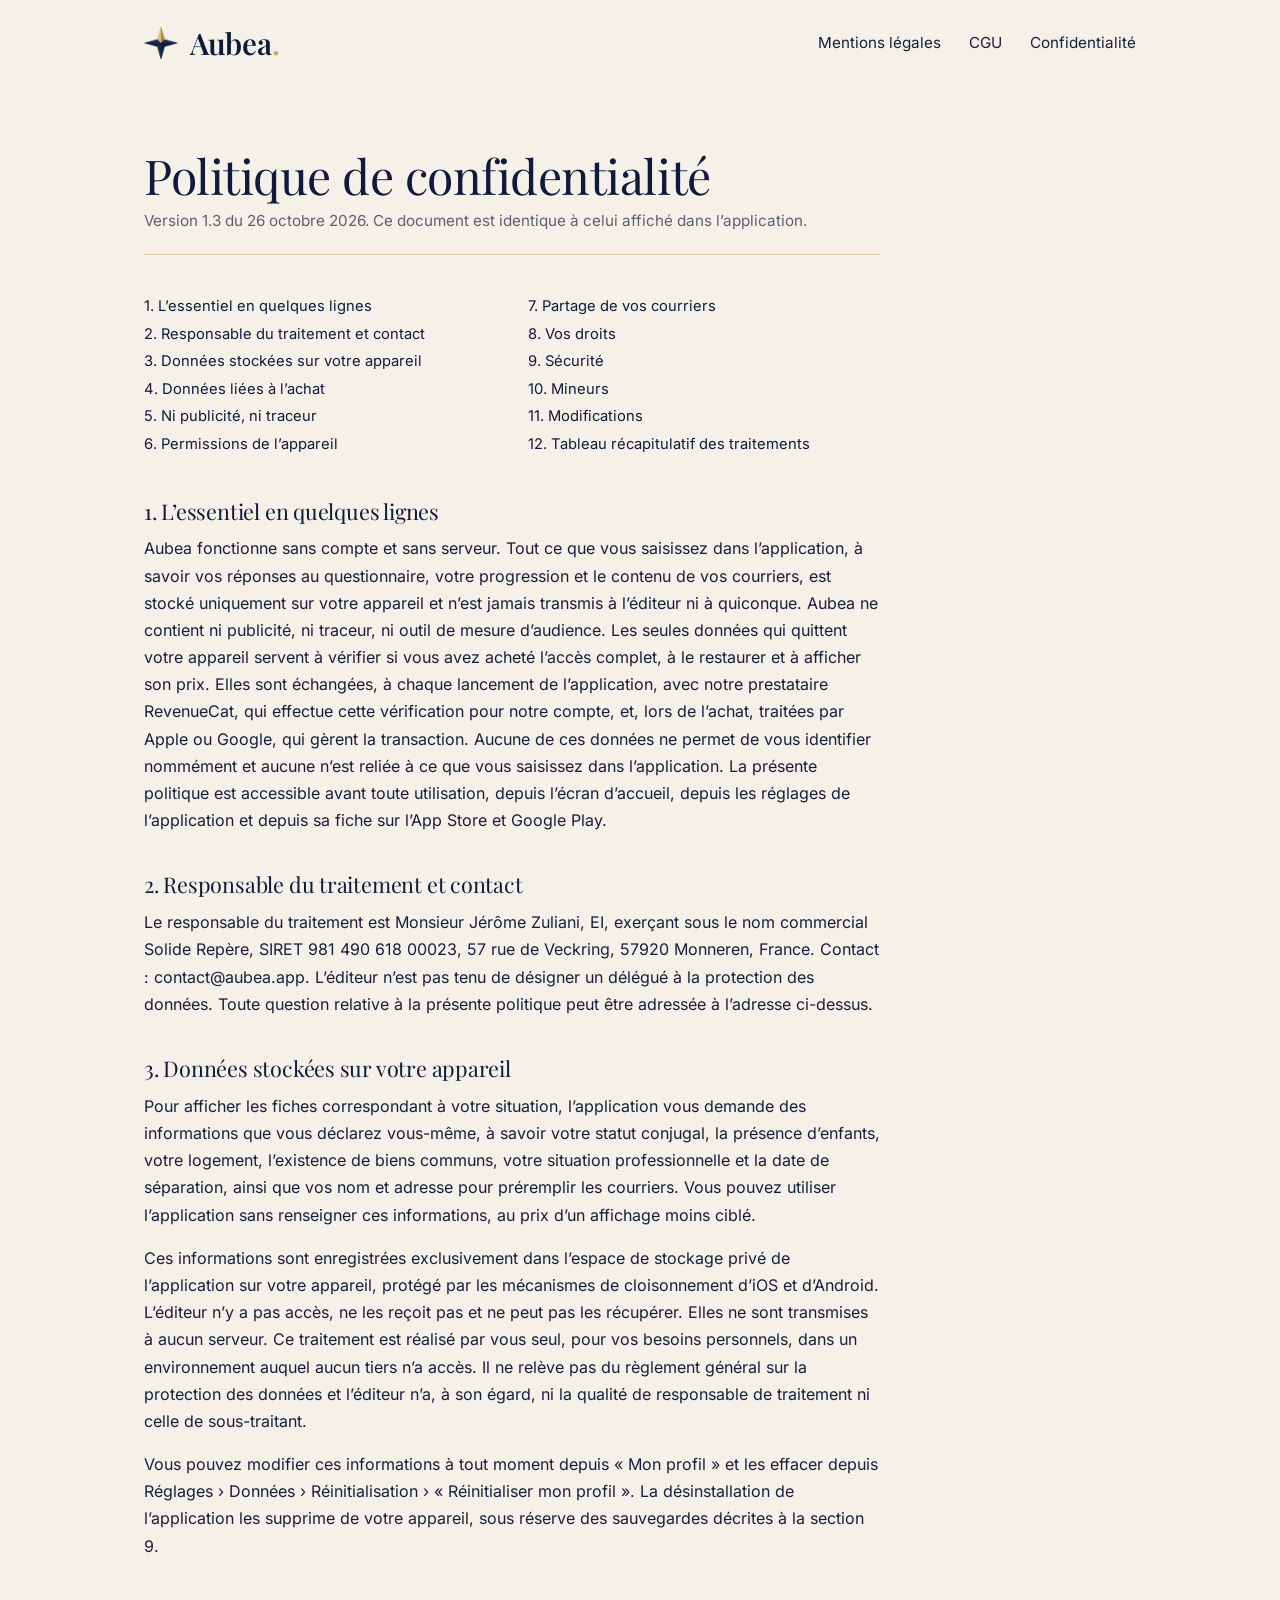
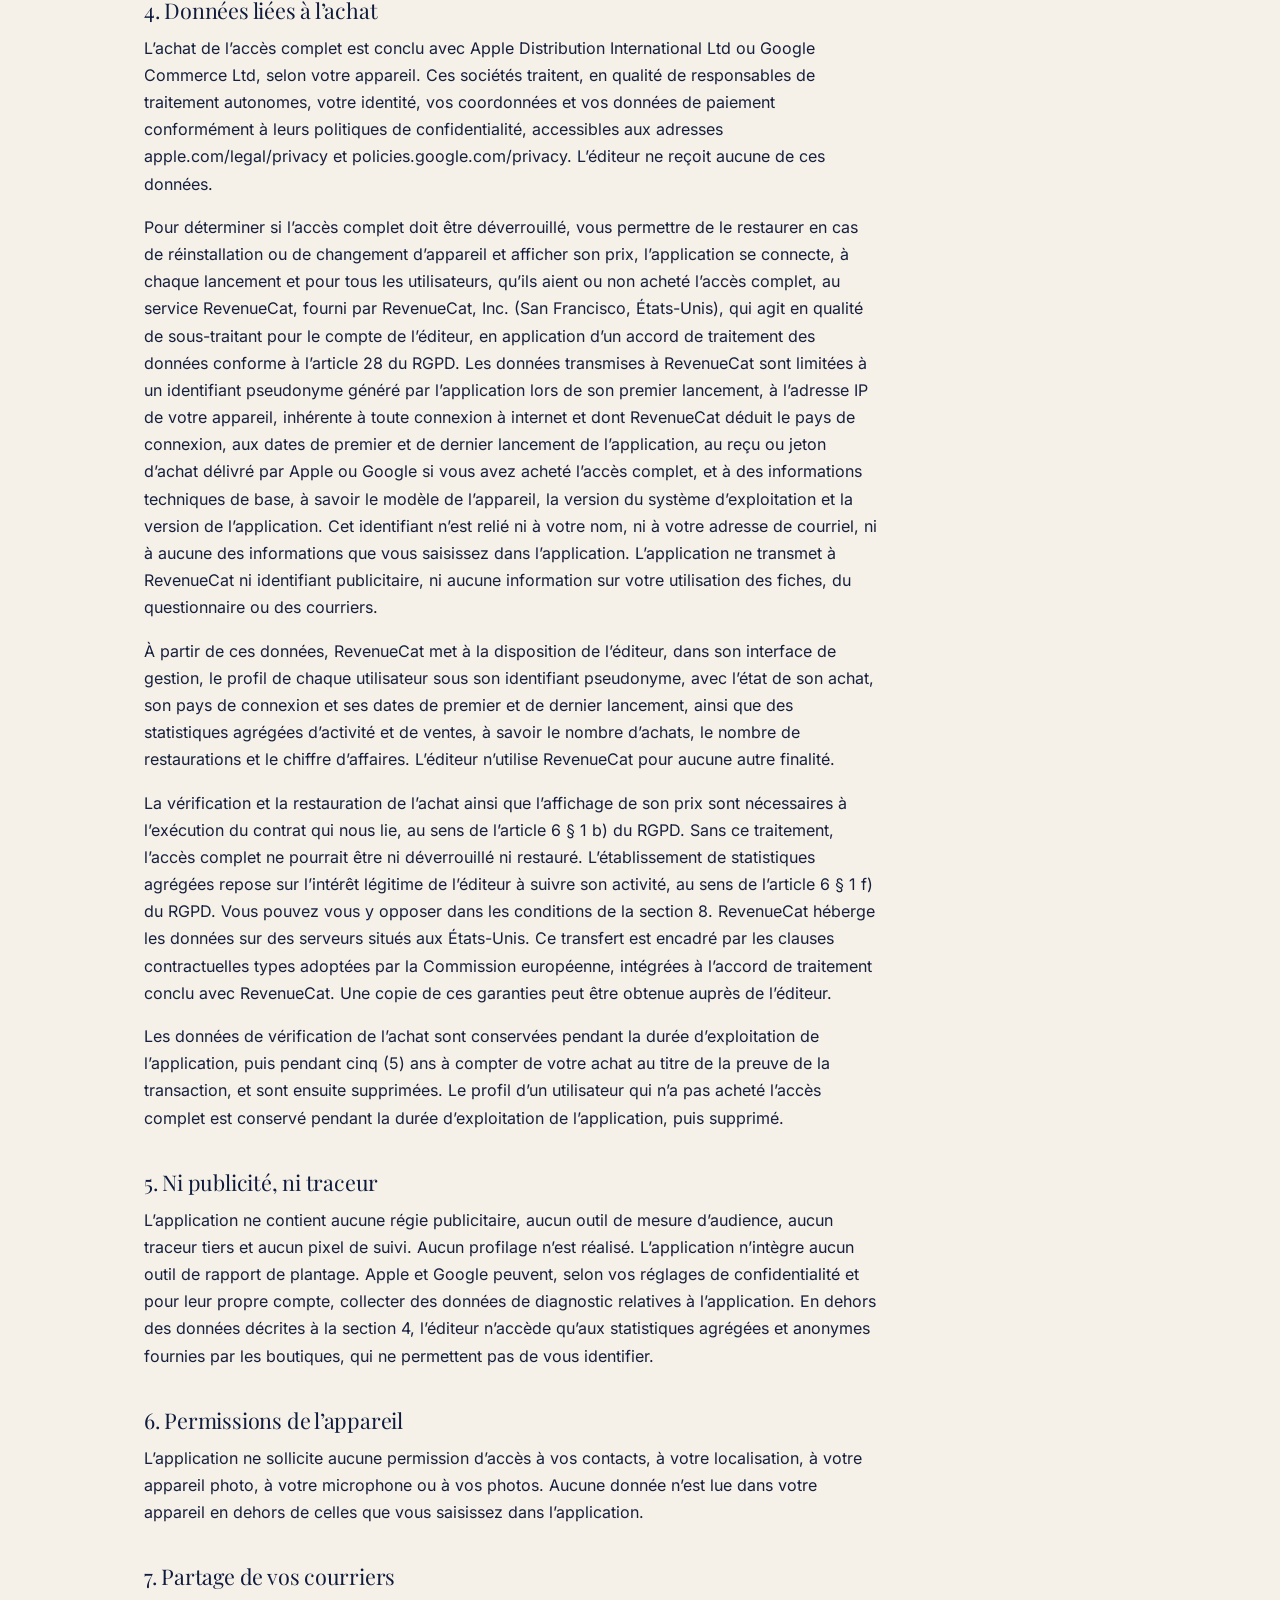
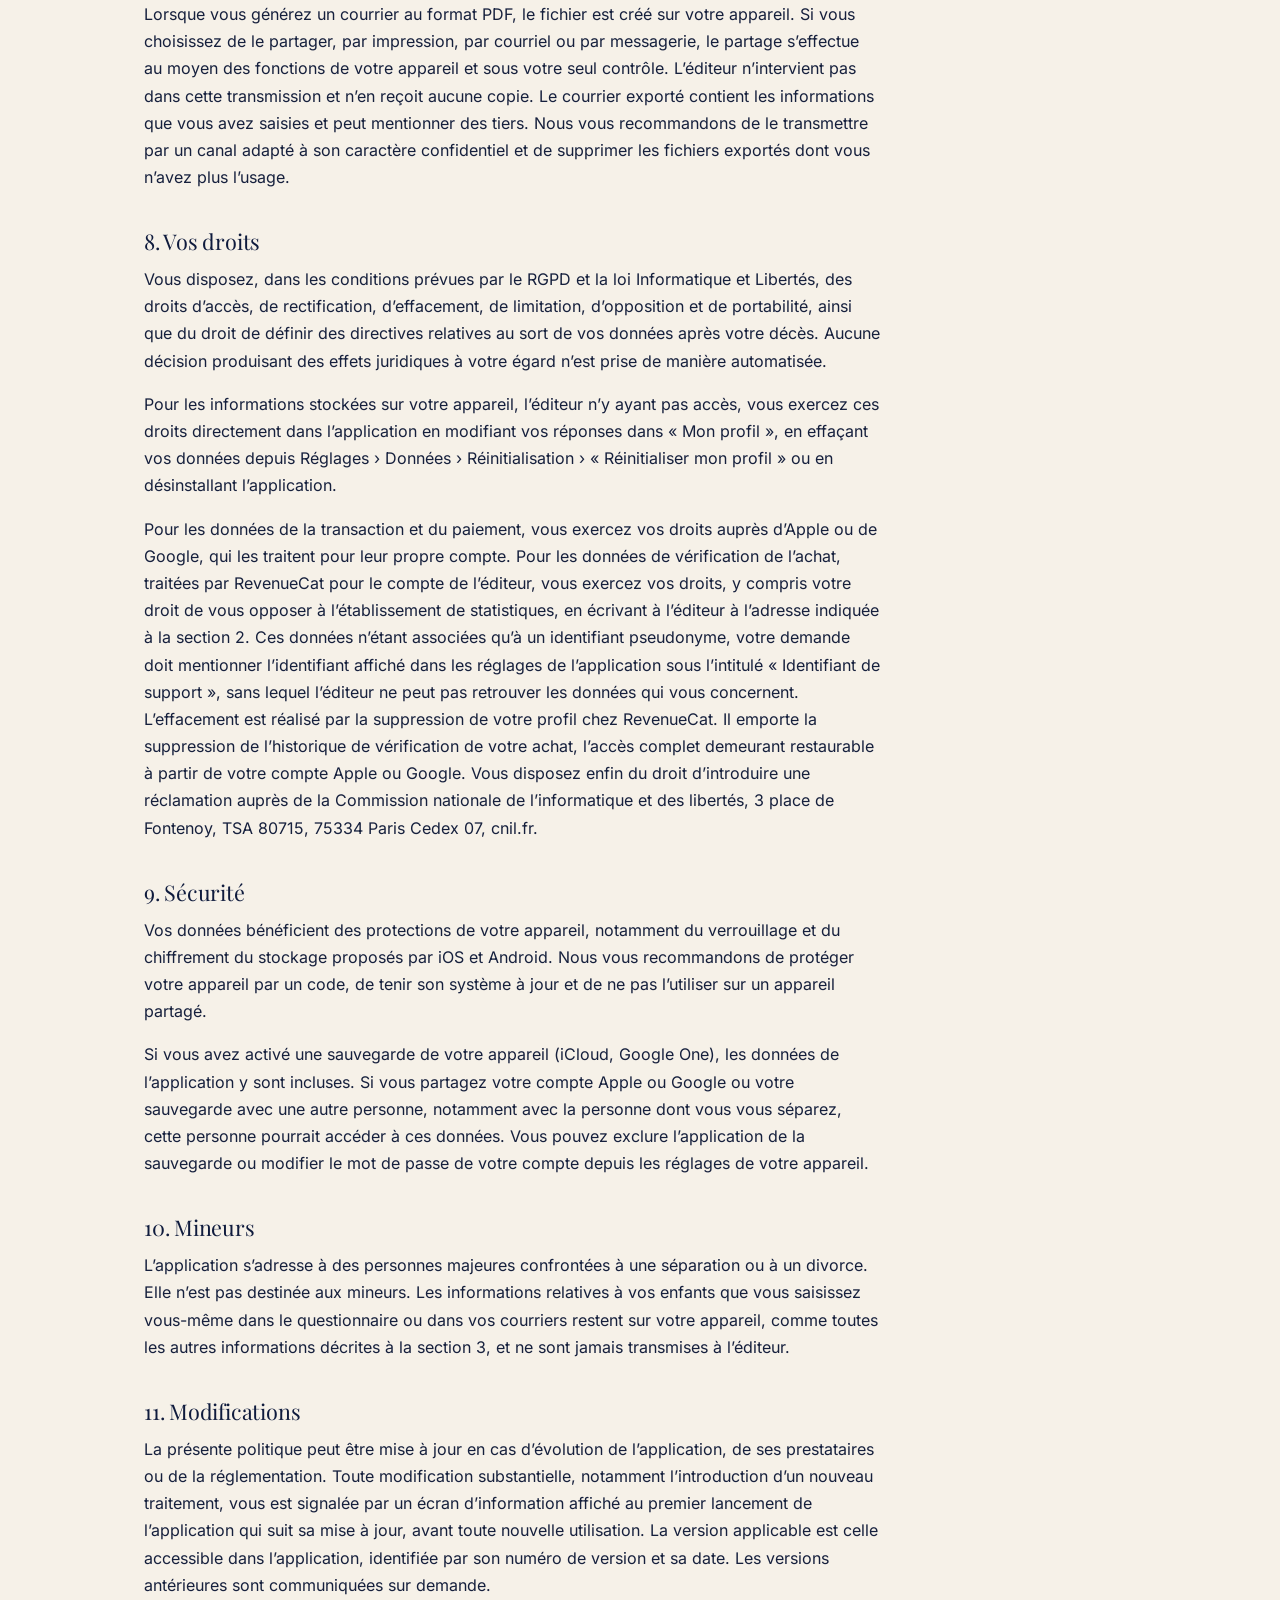
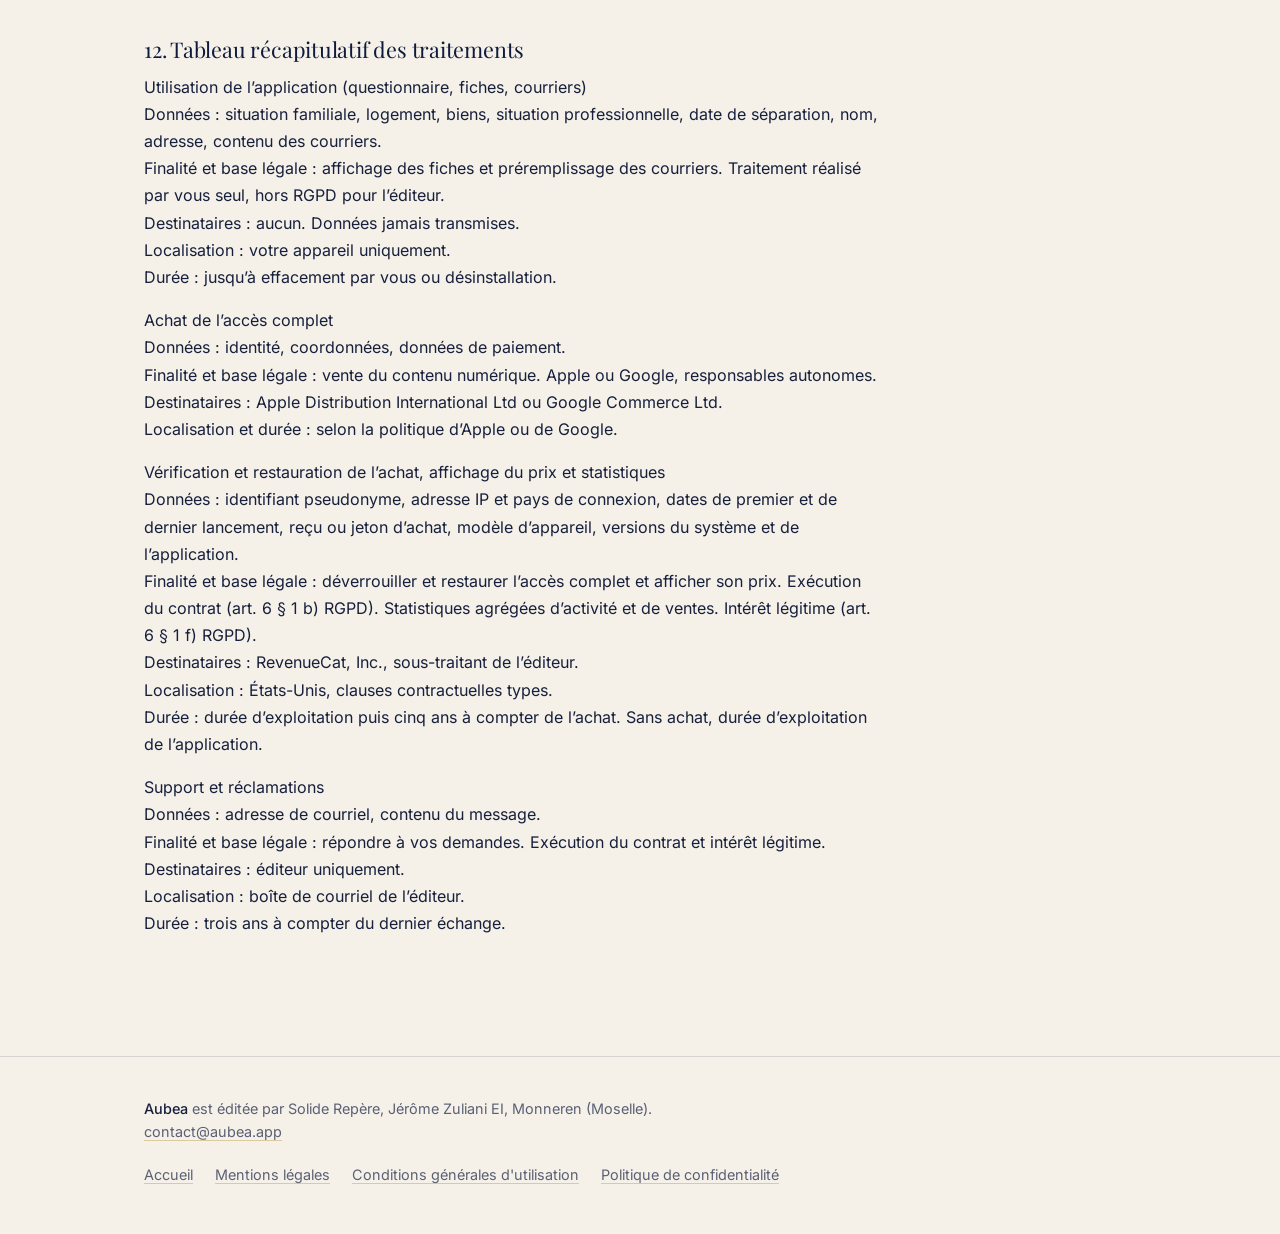
<file: confidentialite.html>
<!doctype html>
<html lang="fr">
<head>
  <meta charset="utf-8">
  <meta name="viewport" content="width=device-width, initial-scale=1">
  <title>Politique de confidentialité — Aubea</title>
  <meta name="description" content="Politique de confidentialité de l'application mobile Aubea : aucune donnée personnelle ne quitte votre appareil, hors vérification de l'achat.">
  <link rel="icon" href="/favicon.ico" sizes="any">
  <link rel="icon" href="/images/favicon.png" type="image/png" sizes="192x192">
  <link rel="apple-touch-icon" href="/images/apple-touch-icon.png">
  <meta name="theme-color" content="#0F1B3D">
  <link rel="stylesheet" href="style.css">
</head>
<body>

<header class="site-header">
  <div class="wrap">
    <a class="brand" href="/" aria-label="Aubea, accueil"><img src="images/rose.png" alt=""><span>Aubea</span></a>
    <nav class="site-nav" aria-label="Informations légales">
      <a href="mentions-legales.html">Mentions légales</a>
      <a href="cgu.html">CGU</a>
      <a href="confidentialite.html">Confidentialité</a>
    </nav>
  </div>
</header>

<main class="legal">
  <div class="wrap">
    <article class="doc">
<h1>Politique de confidentialité</h1>
<p class="version">Version 1.3 du 26 octobre 2026. Ce document est identique à celui affiché dans l’application.</p>
<ul class="toc"><li><a href="#1-l-essentiel-en-quelques-lignes">1. L’essentiel en quelques lignes</a></li><li><a href="#2-responsable-du-traitement-et-contact">2. Responsable du traitement et contact</a></li><li><a href="#3-donnees-stockees-sur-votre-appareil">3. Données stockées sur votre appareil</a></li><li><a href="#4-donnees-liees-a-l-achat">4. Données liées à l’achat</a></li><li><a href="#5-ni-publicite-ni-traceur-ni-statistiques">5. Ni publicité, ni traceur</a></li><li><a href="#6-permissions-de-l-appareil">6. Permissions de l’appareil</a></li><li><a href="#7-partage-de-vos-courriers">7. Partage de vos courriers</a></li><li><a href="#8-vos-droits">8. Vos droits</a></li><li><a href="#9-securite">9. Sécurité</a></li><li><a href="#10-mineurs">10. Mineurs</a></li><li><a href="#11-modifications">11. Modifications</a></li><li><a href="#12-tableau-recapitulatif-des-traitements">12. Tableau récapitulatif des traitements</a></li></ul>

<h2 id="1-l-essentiel-en-quelques-lignes">1. L’essentiel en quelques lignes</h2>
<p>Aubea fonctionne sans compte et sans serveur. Tout ce que vous saisissez dans l’application, à savoir vos réponses au questionnaire, votre progression et le contenu de vos courriers, est stocké uniquement sur votre appareil et n’est jamais transmis à l’éditeur ni à quiconque. Aubea ne contient ni publicité, ni traceur, ni outil de mesure d’audience. Les seules données qui quittent votre appareil servent à vérifier si vous avez acheté l’accès complet, à le restaurer et à afficher son prix. Elles sont échangées, à chaque lancement de l’application, avec notre prestataire RevenueCat, qui effectue cette vérification pour notre compte, et, lors de l’achat, traitées par Apple ou Google, qui gèrent la transaction. Aucune de ces données ne permet de vous identifier nommément et aucune n’est reliée à ce que vous saisissez dans l’application. La présente politique est accessible avant toute utilisation, depuis l’écran d’accueil, depuis les réglages de l’application et depuis sa fiche sur l’App Store et Google Play.</p>

<h2 id="2-responsable-du-traitement-et-contact">2. Responsable du traitement et contact</h2>
<p>Le responsable du traitement est Monsieur Jérôme Zuliani, EI, exerçant sous le nom commercial Solide Repère, SIRET 981 490 618 00023, 57 rue de Veckring, 57920 Monneren, France. Contact : contact@aubea.app. L’éditeur n’est pas tenu de désigner un délégué à la protection des données. Toute question relative à la présente politique peut être adressée à l’adresse ci-dessus.</p>

<h2 id="3-donnees-stockees-sur-votre-appareil">3. Données stockées sur votre appareil</h2>
<p>Pour afficher les fiches correspondant à votre situation, l’application vous demande des informations que vous déclarez vous-même, à savoir votre statut conjugal, la présence d’enfants, votre logement, l’existence de biens communs, votre situation professionnelle et la date de séparation, ainsi que vos nom et adresse pour préremplir les courriers. Vous pouvez utiliser l’application sans renseigner ces informations, au prix d’un affichage moins ciblé.</p>
<p>Ces informations sont enregistrées exclusivement dans l’espace de stockage privé de l’application sur votre appareil, protégé par les mécanismes de cloisonnement d’iOS et d’Android. L’éditeur n’y a pas accès, ne les reçoit pas et ne peut pas les récupérer. Elles ne sont transmises à aucun serveur. Ce traitement est réalisé par vous seul, pour vos besoins personnels, dans un environnement auquel aucun tiers n’a accès. Il ne relève pas du règlement général sur la protection des données et l’éditeur n’a, à son égard, ni la qualité de responsable de traitement ni celle de sous-traitant.</p>
<p>Vous pouvez modifier ces informations à tout moment depuis « Mon profil » et les effacer depuis Réglages › Données › Réinitialisation › « Réinitialiser mon profil ». La désinstallation de l’application les supprime de votre appareil, sous réserve des sauvegardes décrites à la section 9.</p>

<h2 id="4-donnees-liees-a-l-achat">4. Données liées à l’achat</h2>
<p>L’achat de l’accès complet est conclu avec Apple Distribution International Ltd ou Google Commerce Ltd, selon votre appareil. Ces sociétés traitent, en qualité de responsables de traitement autonomes, votre identité, vos coordonnées et vos données de paiement conformément à leurs politiques de confidentialité, accessibles aux adresses apple.com/legal/privacy et policies.google.com/privacy. L’éditeur ne reçoit aucune de ces données.</p>
<p>Pour déterminer si l’accès complet doit être déverrouillé, vous permettre de le restaurer en cas de réinstallation ou de changement d’appareil et afficher son prix, l’application se connecte, à chaque lancement et pour tous les utilisateurs, qu’ils aient ou non acheté l’accès complet, au service RevenueCat, fourni par RevenueCat, Inc. (San Francisco, États-Unis), qui agit en qualité de sous-traitant pour le compte de l’éditeur, en application d’un accord de traitement des données conforme à l’article 28 du RGPD. Les données transmises à RevenueCat sont limitées à un identifiant pseudonyme généré par l’application lors de son premier lancement, à l’adresse IP de votre appareil, inhérente à toute connexion à internet et dont RevenueCat déduit le pays de connexion, aux dates de premier et de dernier lancement de l’application, au reçu ou jeton d’achat délivré par Apple ou Google si vous avez acheté l’accès complet, et à des informations techniques de base, à savoir le modèle de l’appareil, la version du système d’exploitation et la version de l’application. Cet identifiant n’est relié ni à votre nom, ni à votre adresse de courriel, ni à aucune des informations que vous saisissez dans l’application. L’application ne transmet à RevenueCat ni identifiant publicitaire, ni aucune information sur votre utilisation des fiches, du questionnaire ou des courriers.</p>
<p>À partir de ces données, RevenueCat met à la disposition de l’éditeur, dans son interface de gestion, le profil de chaque utilisateur sous son identifiant pseudonyme, avec l’état de son achat, son pays de connexion et ses dates de premier et de dernier lancement, ainsi que des statistiques agrégées d’activité et de ventes, à savoir le nombre d’achats, le nombre de restaurations et le chiffre d’affaires. L’éditeur n’utilise RevenueCat pour aucune autre finalité.</p>
<p>La vérification et la restauration de l’achat ainsi que l’affichage de son prix sont nécessaires à l’exécution du contrat qui nous lie, au sens de l’article 6 § 1 b) du RGPD. Sans ce traitement, l’accès complet ne pourrait être ni déverrouillé ni restauré. L’établissement de statistiques agrégées repose sur l’intérêt légitime de l’éditeur à suivre son activité, au sens de l’article 6 § 1 f) du RGPD. Vous pouvez vous y opposer dans les conditions de la section 8. RevenueCat héberge les données sur des serveurs situés aux États-Unis. Ce transfert est encadré par les clauses contractuelles types adoptées par la Commission européenne, intégrées à l’accord de traitement conclu avec RevenueCat. Une copie de ces garanties peut être obtenue auprès de l’éditeur.</p>
<p>Les données de vérification de l’achat sont conservées pendant la durée d’exploitation de l’application, puis pendant cinq (5) ans à compter de votre achat au titre de la preuve de la transaction, et sont ensuite supprimées. Le profil d’un utilisateur qui n’a pas acheté l’accès complet est conservé pendant la durée d’exploitation de l’application, puis supprimé.</p>

<h2 id="5-ni-publicite-ni-traceur-ni-statistiques">5. Ni publicité, ni traceur</h2>
<p>L’application ne contient aucune régie publicitaire, aucun outil de mesure d’audience, aucun traceur tiers et aucun pixel de suivi. Aucun profilage n’est réalisé. L’application n’intègre aucun outil de rapport de plantage. Apple et Google peuvent, selon vos réglages de confidentialité et pour leur propre compte, collecter des données de diagnostic relatives à l’application. En dehors des données décrites à la section 4, l’éditeur n’accède qu’aux statistiques agrégées et anonymes fournies par les boutiques, qui ne permettent pas de vous identifier.</p>

<h2 id="6-permissions-de-l-appareil">6. Permissions de l’appareil</h2>
<p>L’application ne sollicite aucune permission d’accès à vos contacts, à votre localisation, à votre appareil photo, à votre microphone ou à vos photos. Aucune donnée n’est lue dans votre appareil en dehors de celles que vous saisissez dans l’application.</p>

<h2 id="7-partage-de-vos-courriers">7. Partage de vos courriers</h2>
<p>Lorsque vous générez un courrier au format PDF, le fichier est créé sur votre appareil. Si vous choisissez de le partager, par impression, par courriel ou par messagerie, le partage s’effectue au moyen des fonctions de votre appareil et sous votre seul contrôle. L’éditeur n’intervient pas dans cette transmission et n’en reçoit aucune copie. Le courrier exporté contient les informations que vous avez saisies et peut mentionner des tiers. Nous vous recommandons de le transmettre par un canal adapté à son caractère confidentiel et de supprimer les fichiers exportés dont vous n’avez plus l’usage.</p>

<h2 id="8-vos-droits">8. Vos droits</h2>
<p>Vous disposez, dans les conditions prévues par le RGPD et la loi Informatique et Libertés, des droits d’accès, de rectification, d’effacement, de limitation, d’opposition et de portabilité, ainsi que du droit de définir des directives relatives au sort de vos données après votre décès. Aucune décision produisant des effets juridiques à votre égard n’est prise de manière automatisée.</p>
<p>Pour les informations stockées sur votre appareil, l’éditeur n’y ayant pas accès, vous exercez ces droits directement dans l’application en modifiant vos réponses dans « Mon profil », en effaçant vos données depuis Réglages › Données › Réinitialisation › « Réinitialiser mon profil » ou en désinstallant l’application.</p>
<p>Pour les données de la transaction et du paiement, vous exercez vos droits auprès d’Apple ou de Google, qui les traitent pour leur propre compte. Pour les données de vérification de l’achat, traitées par RevenueCat pour le compte de l’éditeur, vous exercez vos droits, y compris votre droit de vous opposer à l’établissement de statistiques, en écrivant à l’éditeur à l’adresse indiquée à la section 2. Ces données n’étant associées qu’à un identifiant pseudonyme, votre demande doit mentionner l’identifiant affiché dans les réglages de l’application sous l’intitulé « Identifiant de support », sans lequel l’éditeur ne peut pas retrouver les données qui vous concernent. L’effacement est réalisé par la suppression de votre profil chez RevenueCat. Il emporte la suppression de l’historique de vérification de votre achat, l’accès complet demeurant restaurable à partir de votre compte Apple ou Google. Vous disposez enfin du droit d’introduire une réclamation auprès de la Commission nationale de l’informatique et des libertés, 3 place de Fontenoy, TSA 80715, 75334 Paris Cedex 07, cnil.fr.</p>

<h2 id="9-securite">9. Sécurité</h2>
<p>Vos données bénéficient des protections de votre appareil, notamment du verrouillage et du chiffrement du stockage proposés par iOS et Android. Nous vous recommandons de protéger votre appareil par un code, de tenir son système à jour et de ne pas l’utiliser sur un appareil partagé.</p>
<p>Si vous avez activé une sauvegarde de votre appareil (iCloud, Google One), les données de l’application y sont incluses. Si vous partagez votre compte Apple ou Google ou votre sauvegarde avec une autre personne, notamment avec la personne dont vous vous séparez, cette personne pourrait accéder à ces données. Vous pouvez exclure l’application de la sauvegarde ou modifier le mot de passe de votre compte depuis les réglages de votre appareil.</p>

<h2 id="10-mineurs">10. Mineurs</h2>
<p>L’application s’adresse à des personnes majeures confrontées à une séparation ou à un divorce. Elle n’est pas destinée aux mineurs. Les informations relatives à vos enfants que vous saisissez vous-même dans le questionnaire ou dans vos courriers restent sur votre appareil, comme toutes les autres informations décrites à la section 3, et ne sont jamais transmises à l’éditeur.</p>

<h2 id="11-modifications">11. Modifications</h2>
<p>La présente politique peut être mise à jour en cas d’évolution de l’application, de ses prestataires ou de la réglementation. Toute modification substantielle, notamment l’introduction d’un nouveau traitement, vous est signalée par un écran d’information affiché au premier lancement de l’application qui suit sa mise à jour, avant toute nouvelle utilisation. La version applicable est celle accessible dans l’application, identifiée par son numéro de version et sa date. Les versions antérieures sont communiquées sur demande.</p>

<h2 id="12-tableau-recapitulatif-des-traitements">12. Tableau récapitulatif des traitements</h2>
<p>Utilisation de l’application (questionnaire, fiches, courriers)<br>Données : situation familiale, logement, biens, situation professionnelle, date de séparation, nom, adresse, contenu des courriers.<br>Finalité et base légale : affichage des fiches et préremplissage des courriers. Traitement réalisé par vous seul, hors RGPD pour l’éditeur.<br>Destinataires : aucun. Données jamais transmises.<br>Localisation : votre appareil uniquement.<br>Durée : jusqu’à effacement par vous ou désinstallation.</p>
<p>Achat de l’accès complet<br>Données : identité, coordonnées, données de paiement.<br>Finalité et base légale : vente du contenu numérique. Apple ou Google, responsables autonomes.<br>Destinataires : Apple Distribution International Ltd ou Google Commerce Ltd.<br>Localisation et durée : selon la politique d’Apple ou de Google.</p>
<p>Vérification et restauration de l’achat, affichage du prix et statistiques<br>Données : identifiant pseudonyme, adresse IP et pays de connexion, dates de premier et de dernier lancement, reçu ou jeton d’achat, modèle d’appareil, versions du système et de l’application.<br>Finalité et base légale : déverrouiller et restaurer l’accès complet et afficher son prix. Exécution du contrat (art. 6 § 1 b) RGPD). Statistiques agrégées d’activité et de ventes. Intérêt légitime (art. 6 § 1 f) RGPD).<br>Destinataires : RevenueCat, Inc., sous-traitant de l’éditeur.<br>Localisation : États-Unis, clauses contractuelles types.<br>Durée : durée d’exploitation puis cinq ans à compter de l’achat. Sans achat, durée d’exploitation de l’application.</p>
<p>Support et réclamations<br>Données : adresse de courriel, contenu du message.<br>Finalité et base légale : répondre à vos demandes. Exécution du contrat et intérêt légitime.<br>Destinataires : éditeur uniquement.<br>Localisation : boîte de courriel de l’éditeur.<br>Durée : trois ans à compter du dernier échange.</p>
    </article>
  </div>
</main>

<footer class="site-footer">
  <div class="wrap">
    <div class="who"><b>Aubea</b> est éditée par Solide Repère, Jérôme Zuliani EI, Monneren (Moselle).<br><a href="mailto:contact@aubea.app">contact@aubea.app</a></div>
    <nav aria-label="Informations légales">
      <a href="/">Accueil</a>
      <a href="mentions-legales.html">Mentions légales</a>
      <a href="cgu.html">Conditions générales d'utilisation</a>
      <a href="confidentialite.html">Politique de confidentialité</a>
    </nav>
  </div>
</footer>

</body>
</html>
</file>
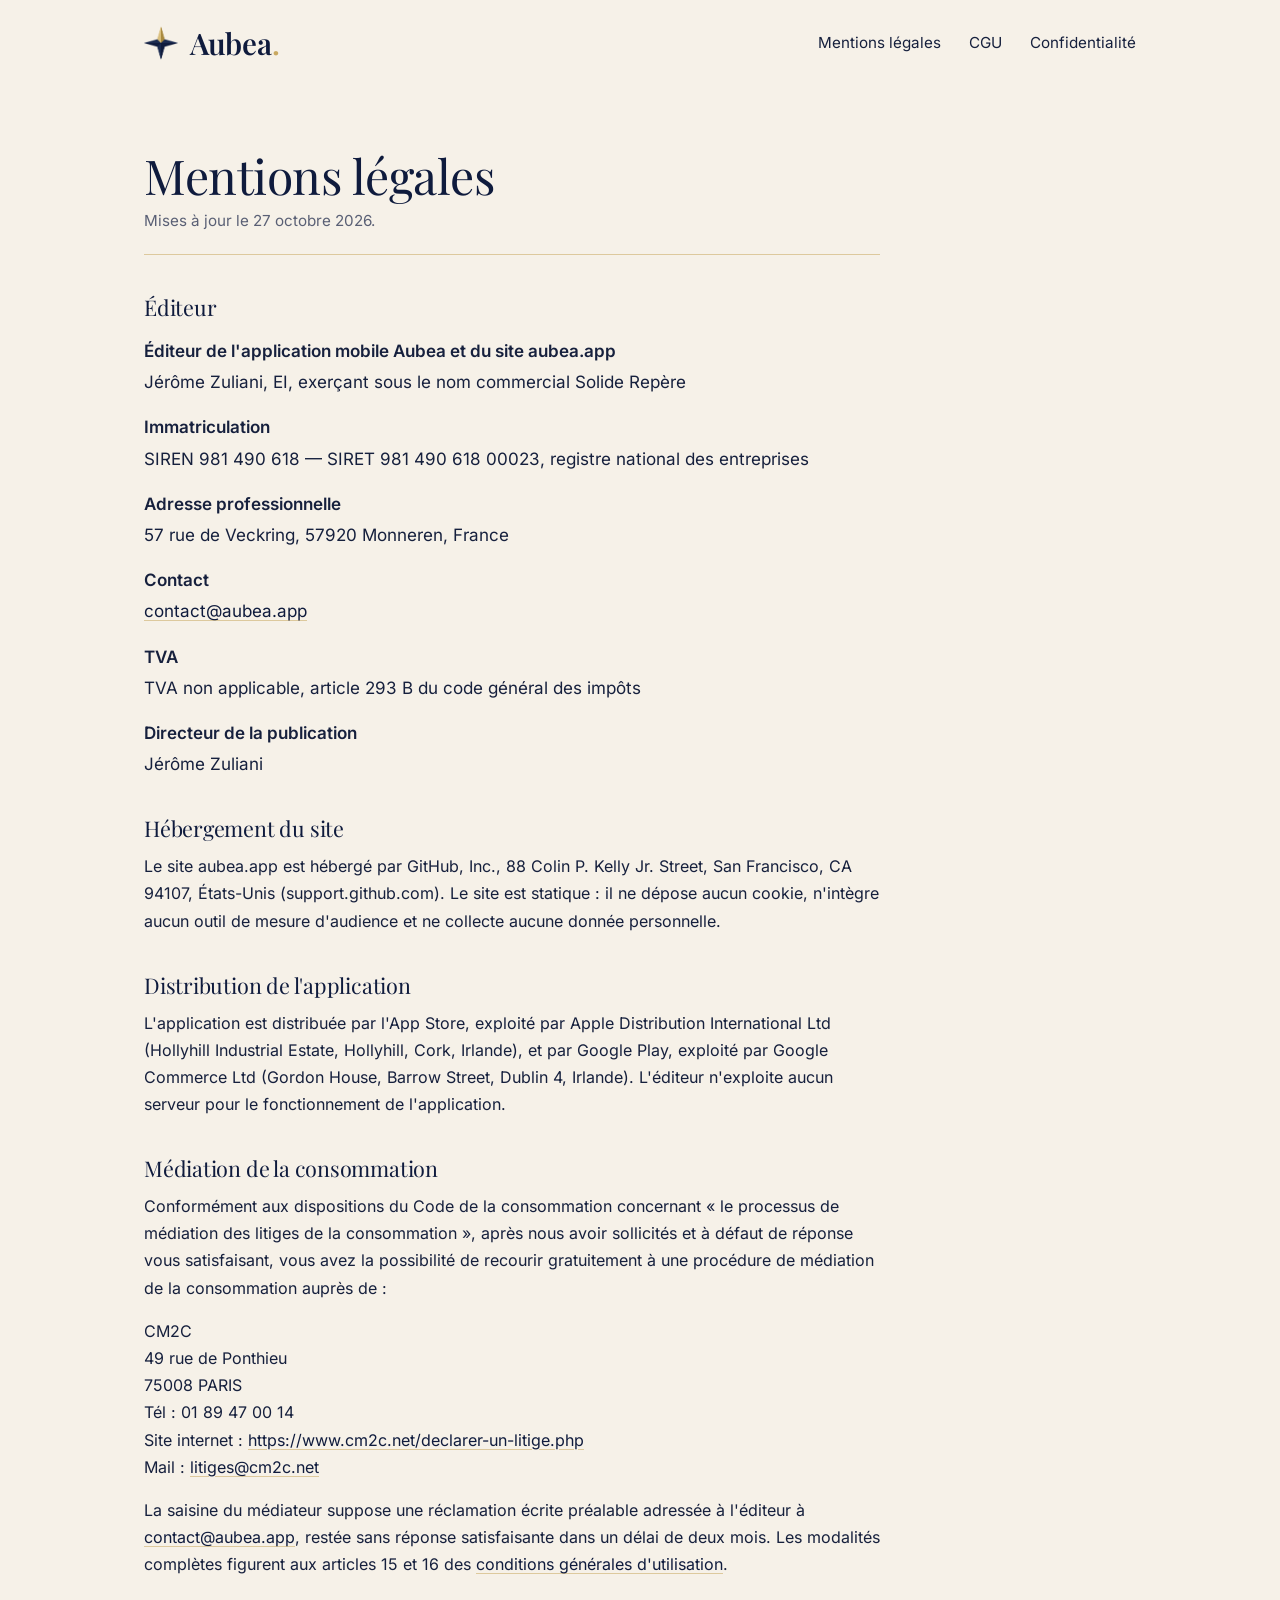
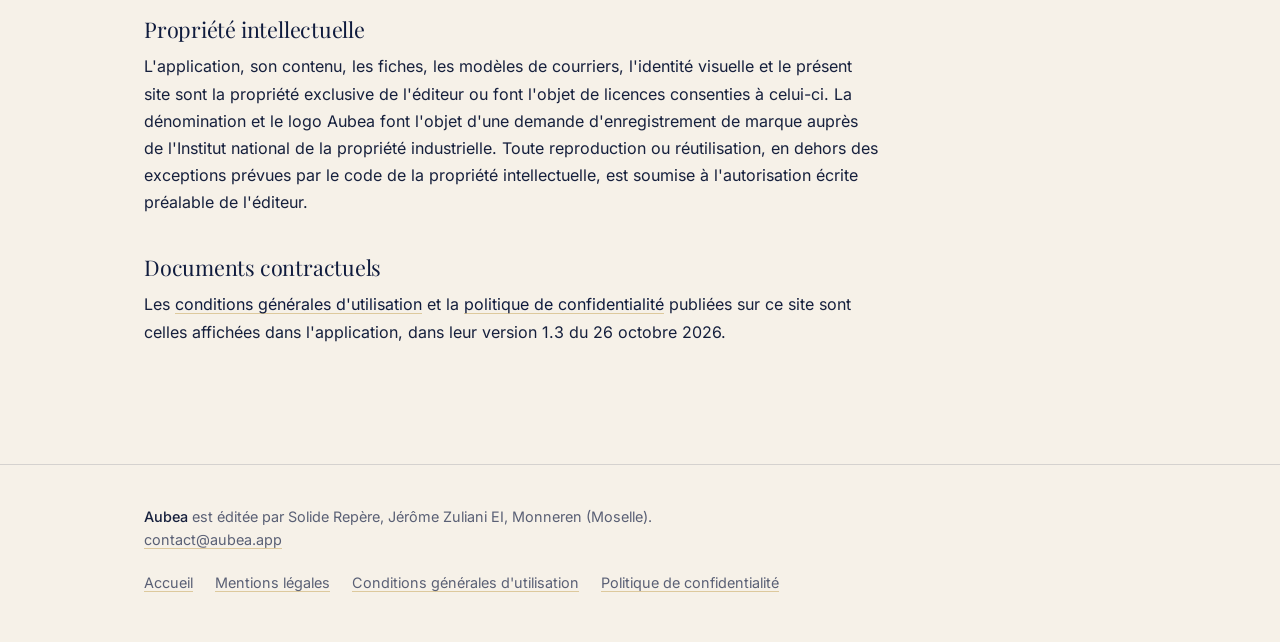
<file: mentions-legales.html>
<!doctype html>
<html lang="fr">
<head>
  <meta charset="utf-8">
  <meta name="viewport" content="width=device-width, initial-scale=1">
  <title>Mentions légales — Aubea</title>
  <meta name="description" content="Mentions légales du site aubea.app et de l'application Aubea, éditée par Solide Repère.">
  <link rel="icon" href="/favicon.ico" sizes="any">
  <link rel="icon" href="/images/favicon.png" type="image/png" sizes="192x192">
  <link rel="apple-touch-icon" href="/images/apple-touch-icon.png">
  <meta name="theme-color" content="#0F1B3D">
  <link rel="stylesheet" href="style.css">
</head>
<body>

<header class="site-header">
  <div class="wrap">
    <a class="brand" href="/" aria-label="Aubea, accueil"><img src="images/rose.png" alt=""><span>Aubea</span></a>
    <nav class="site-nav" aria-label="Informations légales">
      <a href="mentions-legales.html">Mentions légales</a>
      <a href="cgu.html">CGU</a>
      <a href="confidentialite.html">Confidentialité</a>
    </nav>
  </div>
</header>

<main class="legal">
  <div class="wrap">
    <article class="doc">
<h1>Mentions légales</h1>
<p class="version">Mises à jour le 27 octobre 2026.</p>

<h2 id="editeur">Éditeur</h2>
<dl>
  <dt>Éditeur de l'application mobile Aubea et du site aubea.app</dt>
  <dd>Jérôme Zuliani, EI, exerçant sous le nom commercial Solide Repère</dd>
  <dt>Immatriculation</dt>
  <dd>SIREN 981 490 618 — SIRET 981 490 618 00023, registre national des entreprises</dd>
  <dt>Adresse professionnelle</dt>
  <dd>57 rue de Veckring, 57920 Monneren, France</dd>
  <dt>Contact</dt>
  <dd><a href="mailto:contact@aubea.app">contact@aubea.app</a></dd>
  <dt>TVA</dt>
  <dd>TVA non applicable, article 293 B du code général des impôts</dd>
  <dt>Directeur de la publication</dt>
  <dd>Jérôme Zuliani</dd>
</dl>

<h2 id="hebergement">Hébergement du site</h2>
<p>Le site aubea.app est hébergé par GitHub, Inc., 88 Colin P. Kelly Jr. Street, San Francisco, CA 94107, États-Unis (support.github.com). Le site est statique : il ne dépose aucun cookie, n'intègre aucun outil de mesure d'audience et ne collecte aucune donnée personnelle.</p>

<h2 id="distribution">Distribution de l'application</h2>
<p>L'application est distribuée par l'App Store, exploité par Apple Distribution International Ltd (Hollyhill Industrial Estate, Hollyhill, Cork, Irlande), et par Google Play, exploité par Google Commerce Ltd (Gordon House, Barrow Street, Dublin 4, Irlande). L'éditeur n'exploite aucun serveur pour le fonctionnement de l'application.</p>

<h2 id="mediation">Médiation de la consommation</h2>
<p>Conformément aux dispositions du Code de la consommation concernant « le processus de médiation des litiges de la consommation », après nous avoir sollicités et à défaut de réponse vous satisfaisant, vous avez la possibilité de recourir gratuitement à une procédure de médiation de la consommation auprès de :</p>
<p>CM2C<br>49 rue de Ponthieu<br>75008 PARIS<br>Tél : 01 89 47 00 14<br>Site internet : <a href="https://www.cm2c.net/declarer-un-litige.php">https://www.cm2c.net/declarer-un-litige.php</a><br>Mail : <a href="mailto:litiges@cm2c.net">litiges@cm2c.net</a></p>
<p>La saisine du médiateur suppose une réclamation écrite préalable adressée à l'éditeur à <a href="mailto:contact@aubea.app">contact@aubea.app</a>, restée sans réponse satisfaisante dans un délai de deux mois. Les modalités complètes figurent aux articles 15 et 16 des <a href="cgu.html">conditions générales d'utilisation</a>.</p>

<h2 id="propriete">Propriété intellectuelle</h2>
<p>L'application, son contenu, les fiches, les modèles de courriers, l'identité visuelle et le présent site sont la propriété exclusive de l'éditeur ou font l'objet de licences consenties à celui-ci. La dénomination et le logo Aubea font l'objet d'une demande d'enregistrement de marque auprès de l'Institut national de la propriété industrielle. Toute reproduction ou réutilisation, en dehors des exceptions prévues par le code de la propriété intellectuelle, est soumise à l'autorisation écrite préalable de l'éditeur.</p>

<h2 id="documents">Documents contractuels</h2>
<p>Les <a href="cgu.html">conditions générales d'utilisation</a> et la <a href="confidentialite.html">politique de confidentialité</a> publiées sur ce site sont celles affichées dans l'application, dans leur version 1.3 du 26 octobre 2026.</p>
    </article>
  </div>
</main>

<footer class="site-footer">
  <div class="wrap">
    <div class="who"><b>Aubea</b> est éditée par Solide Repère, Jérôme Zuliani EI, Monneren (Moselle).<br><a href="mailto:contact@aubea.app">contact@aubea.app</a></div>
    <nav aria-label="Informations légales">
      <a href="/">Accueil</a>
      <a href="mentions-legales.html">Mentions légales</a>
      <a href="cgu.html">Conditions générales d'utilisation</a>
      <a href="confidentialite.html">Politique de confidentialité</a>
    </nav>
  </div>
</footer>

</body>
</html>
</file>
<file: style.css>
/* aubea.app — feuille de style unique. Polices auto-hébergées (aucun appel externe). */

@font-face { font-family: "Playfair Display"; font-style: normal; font-weight: 400; font-display: swap; src: url("fonts/playfair-display-latin-400-normal.woff2") format("woff2"); }
@font-face { font-family: "Playfair Display"; font-style: italic; font-weight: 400; font-display: swap; src: url("fonts/playfair-display-latin-400-italic.woff2") format("woff2"); }
@font-face { font-family: "Playfair Display"; font-style: normal; font-weight: 500; font-display: swap; src: url("fonts/playfair-display-latin-500-normal.woff2") format("woff2"); }
@font-face { font-family: "Playfair Display"; font-style: normal; font-weight: 600; font-display: swap; src: url("fonts/playfair-display-latin-600-normal.woff2") format("woff2"); }
@font-face { font-family: "Inter"; font-style: normal; font-weight: 400; font-display: swap; src: url("fonts/inter-latin-400-normal.woff2") format("woff2"); }
@font-face { font-family: "Inter"; font-style: normal; font-weight: 500; font-display: swap; src: url("fonts/inter-latin-500-normal.woff2") format("woff2"); }
@font-face { font-family: "Inter"; font-style: normal; font-weight: 600; font-display: swap; src: url("fonts/inter-latin-600-normal.woff2") format("woff2"); }

:root {
  --navy: #0F1B3D;
  --navy-deep: #0A1330;
  --gold: #C9A961;
  --gold-soft: #E6D5A8;
  --cream: #F6F1E8;
  --paper: #FCFAF5;
  --ink: #16203D;
  --muted: #5A6075;
  --line: rgba(15, 27, 61, 0.14);
  --line-gold: rgba(201, 169, 97, 0.55);
  --serif: "Playfair Display", "Iowan Old Style", Georgia, serif;
  --sans: "Inter", -apple-system, "Segoe UI", Helvetica, Arial, sans-serif;
  --measure: 62ch;
  --gutter: clamp(20px, 5vw, 64px);
}

*, *::before, *::after { box-sizing: border-box; }
html { scroll-behavior: smooth; -webkit-text-size-adjust: 100%; }
@media (prefers-reduced-motion: reduce) { html { scroll-behavior: auto; } }

body {
  margin: 0;
  font-family: var(--sans);
  font-size: 17px;
  line-height: 1.6;
  color: var(--ink);
  background: var(--cream);
}

h1, h2, h3 { font-family: var(--serif); font-weight: 400; margin: 0; letter-spacing: -0.01em; }
h1 { font-size: clamp(2.4rem, 6vw, 4.4rem); line-height: 1.05; }
h2 { font-size: clamp(1.9rem, 3.6vw, 2.7rem); line-height: 1.15; }
h3 { font-size: 1.4rem; line-height: 1.25; }
p { margin: 0 0 1em; }
a { color: var(--navy); text-decoration-color: var(--line-gold); text-underline-offset: 3px; }
a:hover { text-decoration-color: var(--gold); }
:focus-visible { outline: 2px solid var(--gold); outline-offset: 3px; }
img { max-width: 100%; height: auto; display: block; }
.wrap { max-width: 1120px; margin: 0 auto; padding-inline: var(--gutter); }

/* ─── En-tête ─── */
.site-header { padding: 26px 0; }
.site-header .wrap { display: flex; align-items: center; justify-content: space-between; gap: 24px; }
.brand { display: inline-flex; align-items: center; gap: 12px; text-decoration: none; color: var(--navy); }
.brand img { width: 34px; height: 34px; }
.brand span { font-family: var(--serif); font-size: 1.85rem; font-weight: 600; letter-spacing: -0.01em; line-height: 1; }
.brand span::after { content: "."; color: var(--gold); }
.site-nav { display: flex; gap: 28px; font-size: 0.95rem; }
.site-nav a { text-decoration: none; color: var(--ink); }
.site-nav a:hover { color: var(--navy); text-decoration: underline; }
.site-nav a { white-space: nowrap; }
@media (max-width: 560px) { .site-nav { gap: 16px; font-size: 0.9rem; } .site-nav a:first-child { display: none; } .brand img { width: 28px; height: 28px; } .brand span { font-size: 1.5rem; } }

/* ─── Hero ─── */
.hero { padding: clamp(32px, 7vw, 96px) 0 clamp(40px, 7vw, 96px); }
.hero .wrap { display: grid; grid-template-columns: minmax(0, 1.15fr) minmax(0, 0.85fr); gap: clamp(32px, 6vw, 80px); align-items: center; }
.hero-copy { max-width: 36rem; }
.hero-copy h1 { margin-bottom: 24px; color: var(--navy); }
.hero-copy .lead { font-size: 1.15rem; line-height: 1.55; color: var(--ink); max-width: 32rem; }
.hero-copy .lead strong { font-weight: 600; }
.store-row { display: flex; flex-wrap: wrap; gap: 12px; margin: 28px 0 14px; }
.store {
  display: inline-flex; align-items: center; gap: 12px;
  padding: 12px 18px 12px 14px; border-radius: 12px;
  border: 1.5px solid var(--navy); color: var(--navy); text-decoration: none;
  font-size: 0.95rem; line-height: 1.15; background: transparent;
}
.store svg { width: 22px; height: 22px; flex: none; }
.store small { display: block; font-size: 0.72rem; color: var(--muted); }
.store b { font-weight: 600; }
.store[aria-disabled="true"] { opacity: 0.6; cursor: default; }
.hero-note { font-size: 0.92rem; color: var(--muted); margin: 0; }

/* La rose des vents : l'élément mémorable, posée sur deux anneaux gradués. */
.compass { position: relative; aspect-ratio: 1; width: min(100%, 440px); margin-inline: auto; }
.compass .ring { position: absolute; inset: 0; border-radius: 50%; border: 1px solid var(--line-gold); }
.compass .ring.inner { inset: 13%; border-color: var(--line); }
.compass .ticks { position: absolute; inset: 0; border-radius: 50%;
  background:
    conic-gradient(from -0.4deg, var(--gold) 0 0.8deg, transparent 0 90deg),
    conic-gradient(from 89.6deg, var(--gold) 0 0.8deg, transparent 0 90deg),
    conic-gradient(from 179.6deg, var(--gold) 0 0.8deg, transparent 0 90deg),
    conic-gradient(from 269.6deg, var(--gold) 0 0.8deg, transparent 0 90deg);
  -webkit-mask: radial-gradient(circle, transparent 0 46%, #000 46.5% 50%, transparent 50.5%);
          mask: radial-gradient(circle, transparent 0 46%, #000 46.5% 50%, transparent 50.5%);
}
.compass img { position: absolute; inset: 24%; width: 52%; height: 52%; object-fit: contain; }
.compass .pt { position: absolute; font-family: var(--serif); font-size: 0.95rem; color: var(--muted); letter-spacing: 0.04em; }
.compass .pt.n { top: 2.5%; left: 50%; transform: translateX(-50%); }
.compass .pt.s { bottom: 2.5%; left: 50%; transform: translateX(-50%); }
.compass .pt.e { right: 3%; top: 50%; transform: translateY(-50%); }
.compass .pt.w { left: 3%; top: 50%; transform: translateY(-50%); }

@media (max-width: 860px) {
  .hero .wrap { grid-template-columns: 1fr; }
  .compass { width: min(72vw, 340px); order: -1; }
}

/* ─── Sections ─── */
.section { padding: clamp(48px, 8vw, 112px) 0; }
.section + .section { border-top: 1px solid var(--line); }
.section-head { max-width: 40rem; margin-bottom: clamp(28px, 4vw, 48px); }
.section-head h2 { color: var(--navy); margin-bottom: 14px; }
.section-head p { color: var(--muted); font-size: 1.05rem; margin: 0; }

.prose { max-width: var(--measure); }
.prose h2, .limits h2 { color: var(--navy); margin-bottom: 18px; }
.prose p { font-size: 1.08rem; }
.prose .pull { font-family: var(--serif); font-style: italic; font-size: 1.45rem; line-height: 1.35; color: var(--navy); margin: 28px 0 0; padding-left: 20px; border-left: 2px solid var(--gold); }

/* Les cinq phases : une vraie séquence, donc numérotée. */
.phases { list-style: none; margin: 0; padding: 0; display: grid; grid-template-columns: repeat(5, 1fr); gap: 0; border-top: 1px solid var(--navy); }
.phases li { padding: 22px 18px 26px 0; border-right: 1px solid var(--line); margin-right: 18px; }
.phases li:last-child { border-right: 0; margin-right: 0; }
.phases .num { font-family: var(--serif); font-size: 2.2rem; line-height: 1; color: var(--gold); }
.phases h3 { margin: 10px 0 4px; font-size: 1.35rem; color: var(--navy); }
.phases .count { font-size: 0.85rem; color: var(--muted); margin-bottom: 10px; }
.phases p { font-size: 0.95rem; color: var(--ink); margin: 0; }
.phases .opt { font-size: 0.82rem; color: var(--muted); margin-top: 10px; }
@media (max-width: 960px) { .phases { grid-template-columns: repeat(2, 1fr); border-top: 0; } .phases li { border-right: 0; margin-right: 0; border-top: 1px solid var(--navy); padding-right: 18px; } }
@media (max-width: 520px) { .phases { grid-template-columns: 1fr; } }

/* Trois colonnes « comment ça marche » : sans cartes, colonnes séparées par des filets. */
.how { display: grid; grid-template-columns: repeat(3, 1fr); gap: clamp(24px, 4vw, 56px); }
.how > div { padding-top: 18px; border-top: 2px solid var(--gold); }
.how h3 { color: var(--navy); margin-bottom: 10px; }
.how p { font-size: 0.98rem; margin: 0 0 10px; }
.how ul { margin: 0; padding-left: 18px; font-size: 0.95rem; color: var(--ink); }
.how li { margin-bottom: 4px; }
@media (max-width: 800px) { .how { grid-template-columns: 1fr; } }

/* ─── Aperçu sombre avec la maquette téléphone ─── */
.dark { background: var(--navy-deep); color: #fff; }
.dark .section-head h2 { color: #fff; }
.dark .section-head p { color: rgba(255,255,255,0.7); }
.preview { display: grid; grid-template-columns: minmax(0, 1fr) minmax(0, 1fr); gap: clamp(28px, 5vw, 72px); align-items: center; }
.preview .section-head { margin-bottom: 0; }
.preview .section-head p + p { margin-top: 12px; }
.phone { width: min(100%, 360px); margin-inline: auto; background: var(--cream); color: var(--ink); border-radius: 36px; padding: 18px 16px 22px; box-shadow: 0 30px 60px rgba(0,0,0,0.35), 0 0 0 8px #1C2749, 0 0 0 9px rgba(255,255,255,0.08); }
.phone .bar { width: 96px; height: 5px; border-radius: 3px; background: rgba(15,27,61,0.18); margin: 0 auto 18px; }
.phone .kicker { font-size: 0.72rem; letter-spacing: 0.08em; text-transform: uppercase; color: var(--gold); font-weight: 600; }
.phone .ttl { font-family: var(--serif); font-size: 1.35rem; color: var(--navy); margin: 6px 0 12px; }
.phone .progress { height: 6px; border-radius: 3px; background: rgba(15,27,61,0.12); overflow: hidden; margin-bottom: 16px; }
.phone .progress i { display: block; height: 100%; width: 43%; background: var(--gold); }
.phone ul { list-style: none; margin: 0; padding: 0; }
.phone li { display: flex; align-items: center; gap: 10px; background: #fff; border-radius: 12px; padding: 11px 12px; margin-bottom: 8px; font-size: 0.9rem; box-shadow: 0 1px 2px rgba(15,27,61,0.06); }
.phone li .chk { width: 20px; height: 20px; border-radius: 50%; border: 1.5px solid rgba(15,27,61,0.25); flex: none; }
.phone li.done .chk { background: var(--navy); border-color: var(--navy); position: relative; }
.phone li.done .chk::after { content: ""; position: absolute; left: 6px; top: 3px; width: 5px; height: 9px; border: solid #fff; border-width: 0 2px 2px 0; transform: rotate(45deg); }
.phone li.done span { text-decoration: line-through; color: var(--muted); }
.phone .foot { margin-top: 14px; padding-top: 12px; border-top: 1px solid rgba(15,27,61,0.12); font-size: 0.78rem; color: var(--muted); }
.phone .foot b { display: block; color: var(--ink); font-weight: 500; font-size: 0.86rem; }
@media (max-width: 800px) { .preview { grid-template-columns: 1fr; } }

/* ─── Confidentialité : trois faits sur une ligne ─── */
.facts { display: grid; grid-template-columns: repeat(3, 1fr); gap: clamp(20px, 4vw, 48px); }
.facts div { padding-left: 18px; border-left: 1px solid var(--line-gold); }
.facts h3 { font-size: 1.25rem; color: var(--navy); margin-bottom: 8px; }
.facts p { font-size: 0.95rem; margin: 0; color: var(--ink); }
@media (max-width: 760px) { .facts { grid-template-columns: 1fr; } }

/* ─── Ce qu'Aubea n'est pas ─── */
.limits { max-width: var(--measure); }
.limits p { font-size: 1.05rem; }

/* ─── Prix ─── */
.price { display: grid; grid-template-columns: minmax(0, 1fr) minmax(0, 1fr); gap: clamp(24px, 5vw, 72px); align-items: start; }
.price .big { font-family: var(--serif); font-size: clamp(2rem, 4vw, 3rem); line-height: 1.1; color: var(--navy); }
.price ul { margin: 0; padding: 0; list-style: none; }
.price li { padding: 12px 0; border-top: 1px solid var(--line); font-size: 1rem; }
.price li:last-child { border-bottom: 1px solid var(--line); }
@media (max-width: 760px) { .price { grid-template-columns: 1fr; } }

/* ─── Pied de page ─── */
.site-footer { border-top: 1px solid var(--line); padding: 40px 0 48px; font-size: 0.9rem; color: var(--muted); }
.site-footer .wrap { display: flex; flex-wrap: wrap; justify-content: space-between; gap: 20px 40px; }
.site-footer nav { display: flex; flex-wrap: wrap; gap: 8px 22px; }
.site-footer a { color: var(--muted); }
.site-footer .who { max-width: 34rem; }
.site-footer .who b { color: var(--ink); font-weight: 500; }

/* ─── Pages légales ─── */
.legal { padding: clamp(24px, 5vw, 64px) 0 clamp(56px, 8vw, 112px); }
.legal .doc { max-width: 46rem; }
.legal h1 { font-size: clamp(2rem, 4.5vw, 3rem); color: var(--navy); margin-bottom: 8px; }
.legal .version { color: var(--muted); font-size: 0.95rem; margin-bottom: 40px; padding-bottom: 20px; border-bottom: 1px solid var(--line-gold); }
.legal h2 { font-size: 1.35rem; margin: 38px 0 12px; color: var(--navy); }
.legal p { font-size: 1rem; line-height: 1.7; }
.legal .toc { margin: 0 0 8px; padding: 0; list-style: none; columns: 2; column-gap: 32px; font-size: 0.92rem; }
.legal .toc li { break-inside: avoid; margin-bottom: 4px; }
.legal .toc a { text-decoration: none; }
.legal .toc a:hover { text-decoration: underline; }
@media (max-width: 600px) { .legal .toc { columns: 1; } }
.legal dl { margin: 0; }
.legal dt { font-weight: 600; margin-top: 18px; }
.legal dd { margin: 4px 0 0; }
</file>
